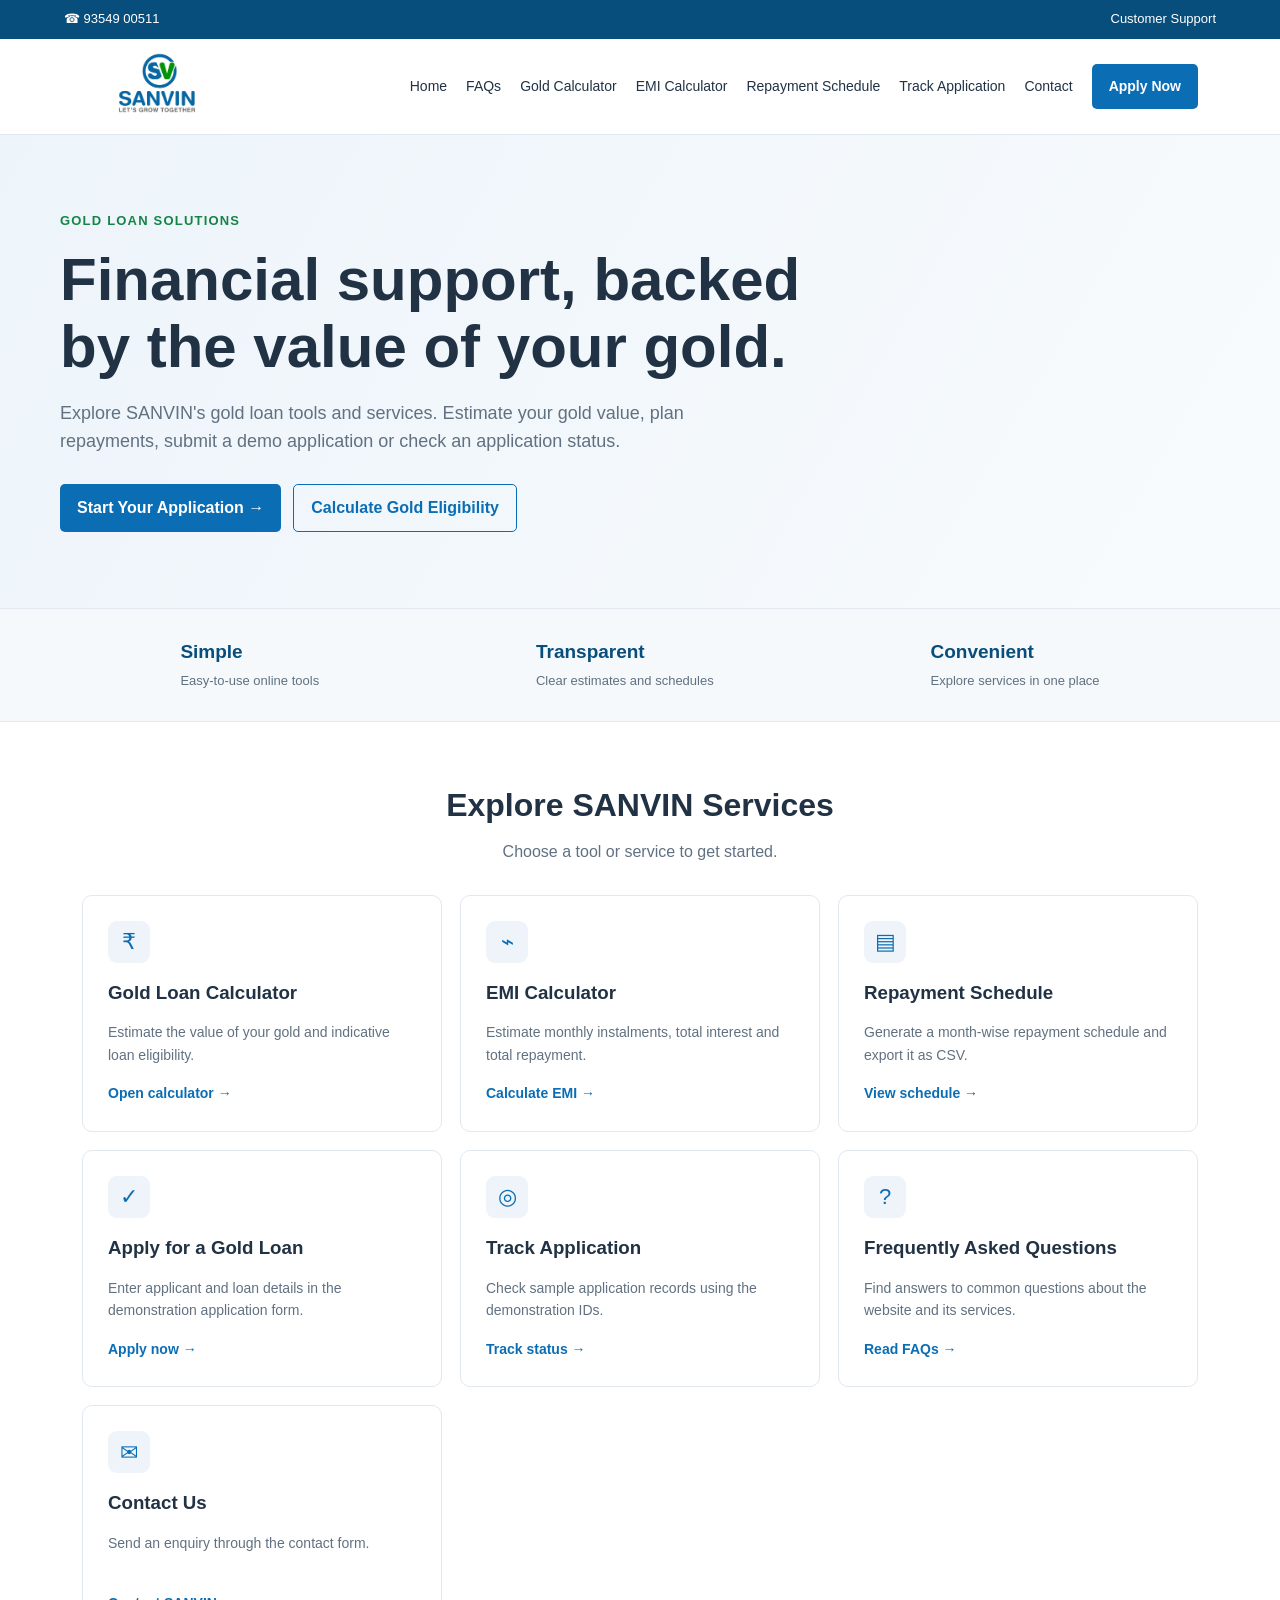
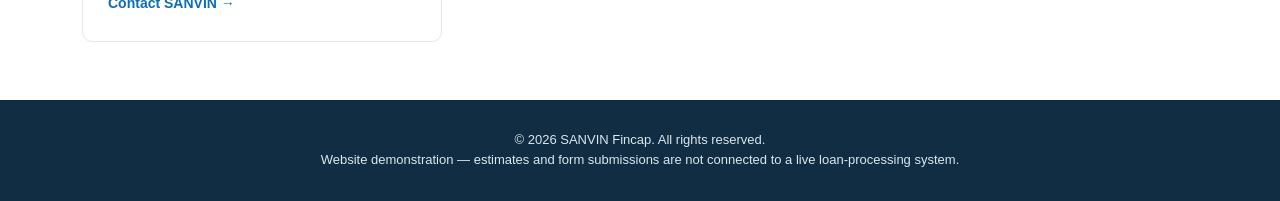
<file: index.html>
<!DOCTYPE html>
<html lang="en"><head><meta charset="UTF-8"><meta name="viewport" content="width=device-width, initial-scale=1">
<title>SANVIN Fincap | Gold Loan Solutions</title>
<style>
:root{--navy:#084e7d;--blue:#0b6eb4;--green:#168447;--ink:#203244;--muted:#617181;--line:#e1e8ef;--pale:#eef4f9}
*{box-sizing:border-box}body{margin:0;font-family:Arial,Helvetica,sans-serif;color:var(--ink);line-height:1.6}a{text-decoration:none;color:inherit}
.top{background:var(--navy);color:white;padding:9px max(5%,calc((100% - 1160px)/2));display:flex;justify-content:space-between;font-size:13px}
header{border-bottom:1px solid var(--line);background:white}.nav{max-width:1160px;margin:auto;padding:12px 22px;display:flex;align-items:center;justify-content:space-between;gap:22px}.brand img{width:150px;height:64px;object-fit:contain}.links{display:flex;align-items:center;gap:19px;flex-wrap:wrap;font-size:14px}.links a:hover{color:var(--blue)}.cta{background:var(--blue);color:white;padding:11px 17px;border-radius:5px;font-weight:bold}
.hero{background:linear-gradient(120deg,#edf4fa,#f8fbfd);padding:76px 22px}.hero-inner{max-width:1160px;margin:auto}.eyebrow{color:var(--green);font-size:13px;font-weight:bold;letter-spacing:1.2px}.hero h1{font-size:clamp(38px,5vw,60px);line-height:1.12;max-width:760px;margin:14px 0}.hero p{color:var(--muted);font-size:18px;max-width:650px}.actions{display:flex;gap:12px;flex-wrap:wrap;margin-top:28px}.secondary{border:1px solid var(--blue);color:var(--blue);padding:10px 17px;border-radius:5px;font-weight:bold}
main{max-width:1160px;margin:auto;padding:58px 22px}.heading{text-align:center;margin-bottom:30px}.heading h2{font-size:32px;margin:0 0 8px}.heading p{color:var(--muted);margin:0}.grid{display:grid;grid-template-columns:repeat(3,1fr);gap:18px}.card{border:1px solid var(--line);border-radius:10px;padding:25px;background:#fff;transition:.2s}.card:hover{transform:translateY(-3px);box-shadow:0 12px 28px #17334b12}.icon{width:42px;height:42px;border-radius:9px;background:var(--pale);display:grid;place-items:center;color:var(--blue);font-size:22px}.card h3{margin:15px 0 7px}.card p{color:var(--muted);font-size:14px;min-height:44px}.card a{color:var(--blue);font-weight:bold;font-size:14px}.trust{background:#f6f9fb;border-top:1px solid var(--line);border-bottom:1px solid var(--line)}.trust-inner{max-width:1160px;margin:auto;padding:28px 22px;display:flex;justify-content:space-around;gap:20px;flex-wrap:wrap}.trust strong{display:block;color:var(--navy);font-size:19px}.trust span{color:var(--muted);font-size:13px}footer{background:#102d43;color:#dce7ef;padding:30px 22px;text-align:center;font-size:13px}
@media(max-width:850px){.nav{flex-direction:column}.links{justify-content:center}.grid{grid-template-columns:repeat(2,1fr)}}
@media(max-width:560px){.top{padding:9px 15px}.grid{grid-template-columns:1fr}.hero{padding:52px 18px}.hero p{font-size:16px}}
</style></head><body>
<div class="top"><span>☎ 93549 00511</span><span>Customer Support</span></div>
<header><div class="nav"><a class="brand" href="index.html"><img src="sanvin-logo.jpeg" alt="SANVIN Fincap"></a>
<nav class="links"><a href="index.html">Home</a><a href="faq.html">FAQs</a><a href="gold-calculator.html">Gold Calculator</a><a href="emi-calculator.html">EMI Calculator</a><a href="repayment-schedule.html">Repayment Schedule</a><a href="application-tracker.html">Track Application</a><a href="contact.html">Contact</a><a class="cta" href="apply-loan.html">Apply Now</a></nav></div></header>
<section class="hero"><div class="hero-inner"><div class="eyebrow">GOLD LOAN SOLUTIONS</div><h1>Financial support, backed by the value of your gold.</h1><p>Explore SANVIN's gold loan tools and services. Estimate your gold value, plan repayments, submit a demo application or check an application status.</p><div class="actions"><a class="cta" href="apply-loan.html">Start Your Application →</a><a class="secondary" href="gold-calculator.html">Calculate Gold Eligibility</a></div></div></section>
<div class="trust"><div class="trust-inner"><div><strong>Simple</strong><span>Easy-to-use online tools</span></div><div><strong>Transparent</strong><span>Clear estimates and schedules</span></div><div><strong>Convenient</strong><span>Explore services in one place</span></div></div></div>
<main><div class="heading"><h2>Explore SANVIN Services</h2><p>Choose a tool or service to get started.</p></div><div class="grid">
<div class="card"><div class="icon">₹</div><h3>Gold Loan Calculator</h3><p>Estimate the value of your gold and indicative loan eligibility.</p><a href="gold-calculator.html">Open calculator →</a></div>
<div class="card"><div class="icon">⌁</div><h3>EMI Calculator</h3><p>Estimate monthly instalments, total interest and total repayment.</p><a href="emi-calculator.html">Calculate EMI →</a></div>
<div class="card"><div class="icon">▤</div><h3>Repayment Schedule</h3><p>Generate a month-wise repayment schedule and export it as CSV.</p><a href="repayment-schedule.html">View schedule →</a></div>
<div class="card"><div class="icon">✓</div><h3>Apply for a Gold Loan</h3><p>Enter applicant and loan details in the demonstration application form.</p><a href="apply-loan.html">Apply now →</a></div>
<div class="card"><div class="icon">◎</div><h3>Track Application</h3><p>Check sample application records using the demonstration IDs.</p><a href="application-tracker.html">Track status →</a></div>
<div class="card"><div class="icon">?</div><h3>Frequently Asked Questions</h3><p>Find answers to common questions about the website and its services.</p><a href="faq.html">Read FAQs →</a></div>
<div class="card"><div class="icon">✉</div><h3>Contact Us</h3><p>Send an enquiry through the contact form.</p><a href="contact.html">Contact SANVIN →</a></div>
</div></main><footer>© 2026 SANVIN Fincap. All rights reserved.<br>Website demonstration — estimates and form submissions are not connected to a live loan-processing system.</footer></body></html>
</file>
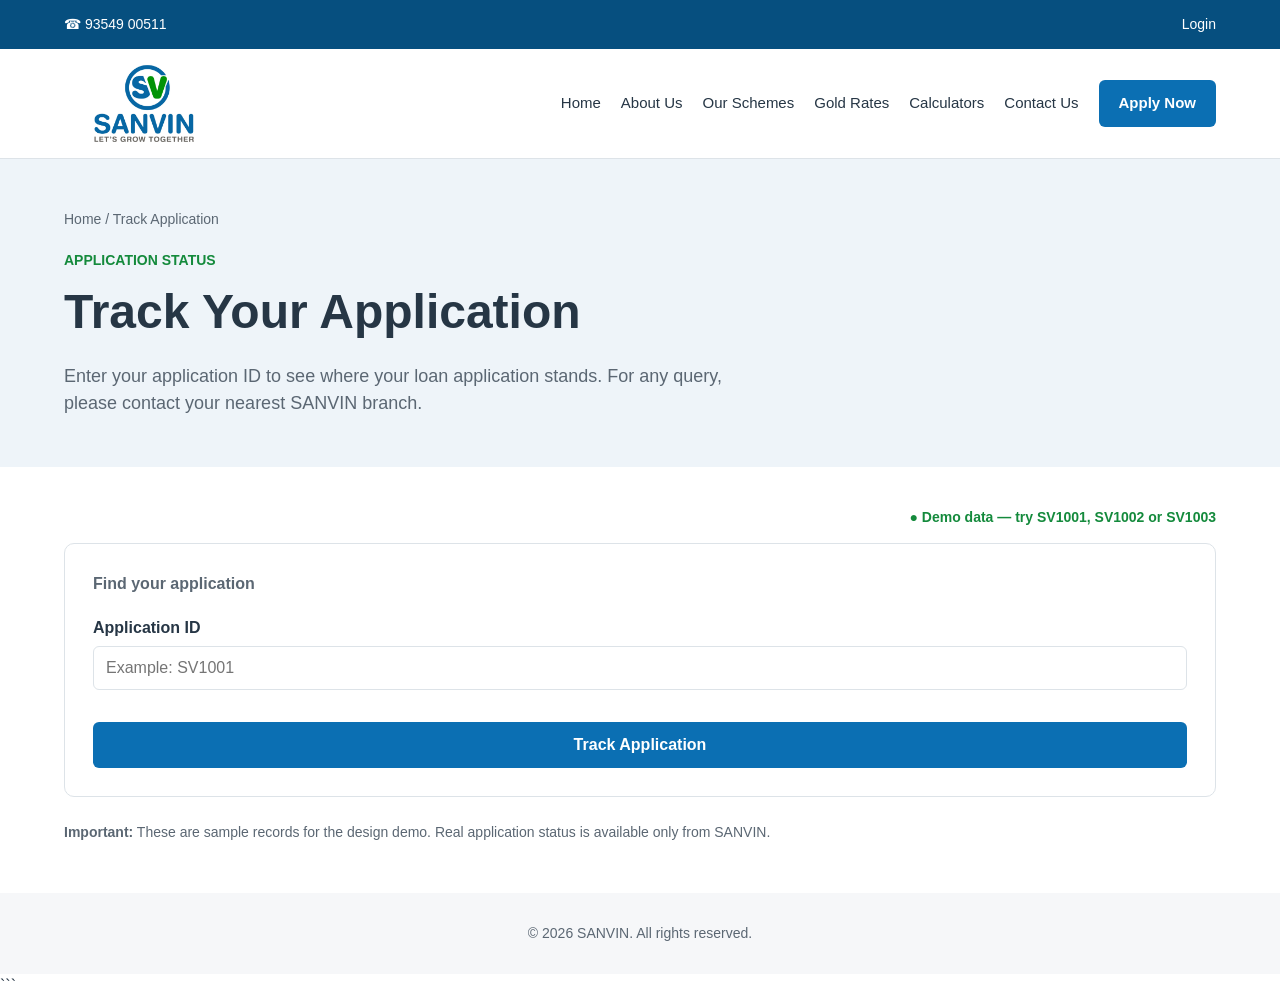
<file: application-tracker.html>
<!DOCTYPE html>
<html lang="en">

<head>
  <meta charset="UTF-8">
  <meta name="viewport" content="width=device-width, initial-scale=1">

  <title>Track Application | SANVIN</title>

 <link rel="stylesheet" href="application-tracker.css">
</head>

<body>

  <!-- 1. Top Blue Bar -->
  <div class="topbar">
    <div class="container">
      <span>&#9742; 93549 00511</span>
      <span>Login</span>
    </div>
  </div>


  <!-- 2. Header with SANVIN Logo and Menu -->
  <header class="header">

    <div class="container">

      <!-- SANVIN Logo -->
      <div class="logo">
       <img src="sanvin-logo.jpeg"
     alt="SANVIN Logo"
     class="logo-img">
      </div>

      <!-- Navigation Menu -->
      <nav>
        <a href="index.html">Home</a>
        <a href="contact.html">About Us</a>
        <a href="faq.html">Our Schemes</a>
        <a href="gold-calculator.html">Gold Rates</a>
        <a href="emi-calculator.html">Calculators</a>
        <a href="contact.html">Contact Us</a>
        <a href="apply-loan.html" class="btn">Apply Now</a>
      </nav>

    </div>

  </header>


  <!-- 3. Hero Section -->
  <section class="hero">

    <div class="container">

      <p class="breadcrumb">
        Home / Track Application
      </p>

      <p class="label">
        APPLICATION STATUS
      </p>

      <h1>Track Your Application</h1>

      <p class="intro">
        Enter your application ID to see where your loan application
        stands. For any query, please contact your nearest SANVIN branch.
      </p>

    </div>

  </section>


  <!-- 4. Application Tracker -->
  <main class="container">

    <!-- Demo Application IDs -->
    <p class="demo-tag">
      &#9679; Demo data &mdash; try SV1001, SV1002 or SV1003
    </p>


    <div class="tracker">


      <!-- Left: Search Form -->
      <div class="box">

        <h2>Find your application</h2>

        <label for="appId">
          Application ID
        </label>

        <input
          type="text"
          id="appId"
          placeholder="Example: SV1001"
        >

        <p id="error"></p>

        <button id="trackBtn">
          Track Application
        </button>

      </div>


      <!-- Right: Application Result -->
      <div class="box" id="resultBox" hidden>

        <h2>Application details</h2>


        <div class="row">
          <span>Application ID</span>
          <strong id="resId"></strong>
        </div>


        <div class="row">
          <span>Applicant name</span>
          <strong id="resName"></strong>
        </div>


        <div class="row">
          <span>Loan type</span>
          <strong id="resType"></strong>
        </div>


        <div class="row">
          <span>Applied on</span>
          <strong id="resDate"></strong>
        </div>


        <!-- Current Application Status -->
        <p class="small">
          Current status
        </p>

        <p class="status" id="resStatus"></p>


        <!-- Application Progress Steps -->
        <ul class="steps" id="steps"></ul>

      </div>

    </div>


    <!-- Important Note -->
    <p class="note">
      <strong>Important:</strong>
      These are sample records for the design demo.
      Real application status is available only from SANVIN.
    </p>

  </main>


  <!-- 5. Footer -->
  <footer>
    &copy; 2026 SANVIN. All rights reserved.
  </footer>


  <!-- JavaScript -->
<script src="application-tracker.js"></script>
</body>

</html>
```
</file>
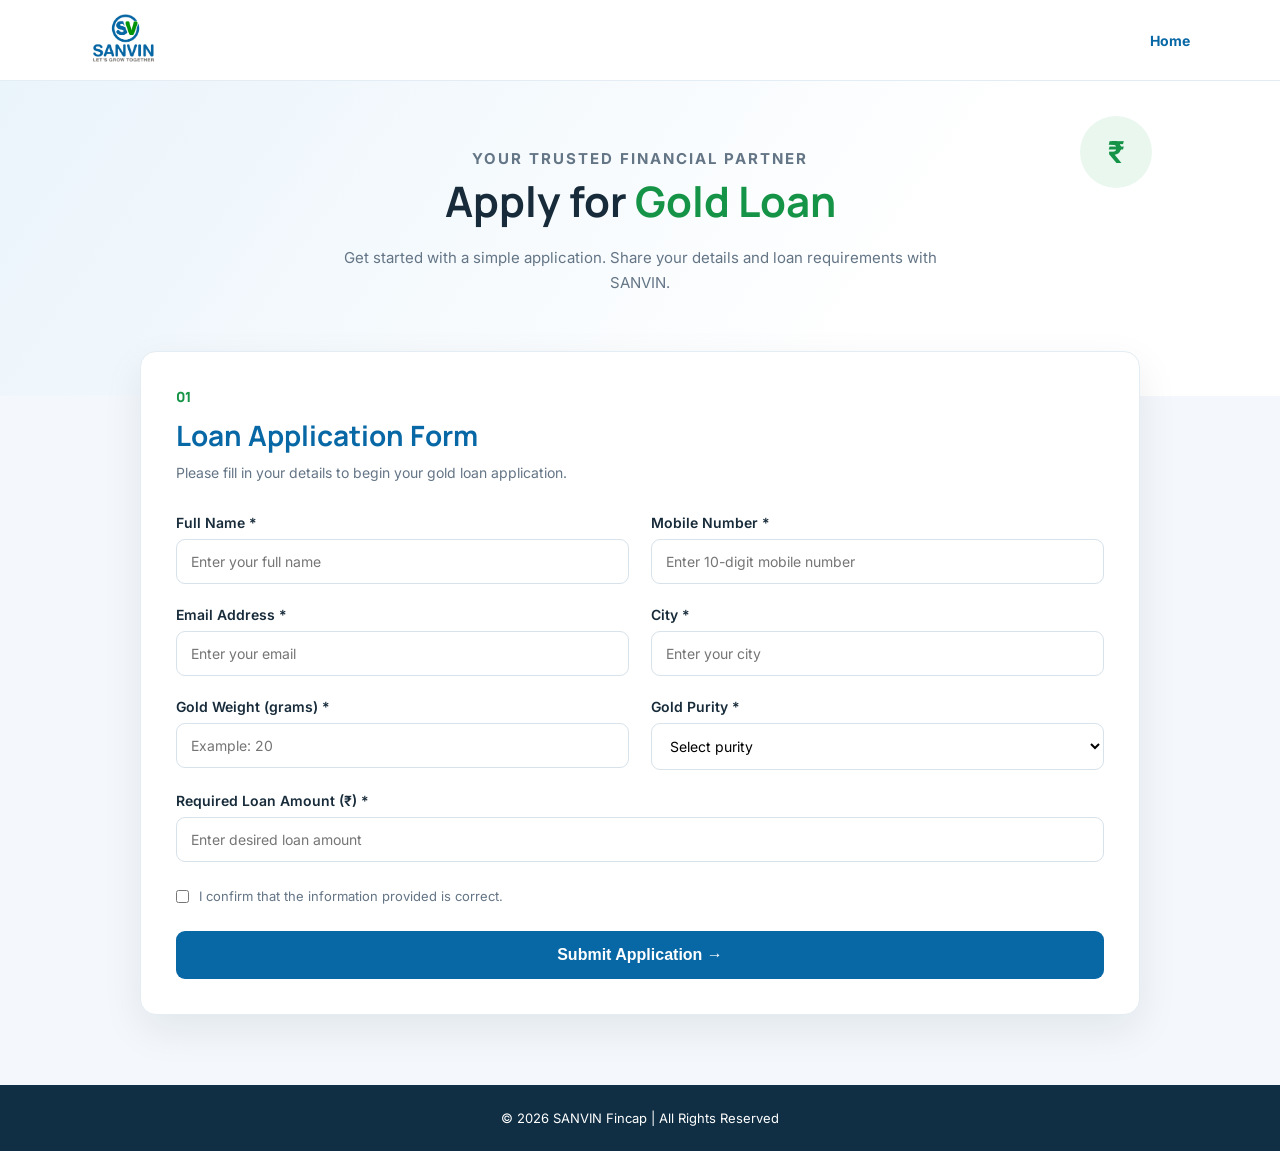
<file: apply-loan.html>
<!DOCTYPE html>
<html lang="en">

<head>
    <meta charset="UTF-8">
    <meta name="viewport" content="width=device-width, initial-scale=1.0">

    <title>Apply for Gold Loan | SANVIN Fincap</title>

    <link rel="stylesheet" href="apply-loan.css">

    <link rel="preconnect" href="https://fonts.googleapis.com">
    <link rel="preconnect" href="https://fonts.gstatic.com" crossorigin>

    <link href="https://fonts.googleapis.com/css2?family=Inter:wght@400;500;600;700&family=Manrope:wght@600;700;800&display=swap" rel="stylesheet">
</head>

<body>

    <nav class="navbar">

        <a href="index.html">
           <img src="sanvin-logo.jpeg" alt="SANVIN Fincap Logo" class="brand-logo">
        </a>

        <a href="index.html" class="nav-link">Home</a>

    </nav>

    <section class="hero">

        <div class="gold-coin">₹</div>

        <p class="hero-tag">YOUR TRUSTED FINANCIAL PARTNER</p>

        <h1>Apply for <span>Gold Loan</span></h1>

        <p>
            Get started with a simple application.
            Share your details and loan requirements with SANVIN.
        </p>

    </section>

    <main class="container">

        <div class="form-card">

            <div class="section-number">01</div>

            <h2 class="form-title">Loan Application Form</h2>

            <p class="form-description">
                Please fill in your details to begin your
                gold loan application.
            </p>

            <form id="loanForm">

                <div class="form-grid">

                    <div class="form-group">

                        <label for="fullName">Full Name *</label>

                        <input
                            type="text"
                            id="fullName"
                            placeholder="Enter your full name"
                            required
                        >

                    </div>

                    <div class="form-group">

                        <label for="mobile">Mobile Number *</label>

                        <input
                            type="tel"
                            id="mobile"
                            placeholder="Enter 10-digit mobile number"
                            maxlength="10"
                            required
                        >

                    </div>

                    <div class="form-group">

                        <label for="email">Email Address *</label>

                        <input
                            type="email"
                            id="email"
                            placeholder="Enter your email"
                            required
                        >

                    </div>

                    <div class="form-group">

                        <label for="city">City *</label>

                        <input
                            type="text"
                            id="city"
                            placeholder="Enter your city"
                            required
                        >

                    </div>

                    <div class="form-group">

                        <label for="goldWeight">Gold Weight (grams) *</label>

                        <input
                            type="number"
                            id="goldWeight"
                            placeholder="Example: 20"
                            min="0.01"
                            step="0.01"
                            required
                        >

                    </div>

                    <div class="form-group">

                        <label for="goldPurity">Gold Purity *</label>

                        <select id="goldPurity" required>

                            <option value="">Select purity</option>
                            <option value="18">18 Karat</option>
                            <option value="20">20 Karat</option>
                            <option value="22">22 Karat</option>
                            <option value="24">24 Karat</option>

                        </select>

                    </div>

                    <div class="form-group full-width">

                        <label for="loanAmount">Required Loan Amount (₹) *</label>

                        <input
                            type="number"
                            id="loanAmount"
                            placeholder="Enter desired loan amount"
                            min="1"
                            required
                        >

                    </div>

                </div>

                <div class="terms">

                    <input type="checkbox" id="terms" required>

                    <label for="terms">
                        I confirm that the information provided is correct.
                    </label>

                </div>

                <button type="submit" class="submit-btn">
                    Submit Application →
                </button>

            </form>

            <div id="successBox" class="success-box">

                <div class="success-icon">✓</div>

                <h3>Application Submitted Successfully!</h3>

                <p>
                    Thank you for choosing SANVIN Fincap.
                    Your demo application has been recorded.
                </p>

                <p class="application-id">
                    Application ID:
                    <span id="applicationId"></span>
                </p>

            </div>

        </div>

    </main>

    <footer>
        © 2026 SANVIN Fincap | All Rights Reserved
    </footer>

    <script src="apply-loan.js"></script>

</body>

</html>
</file>
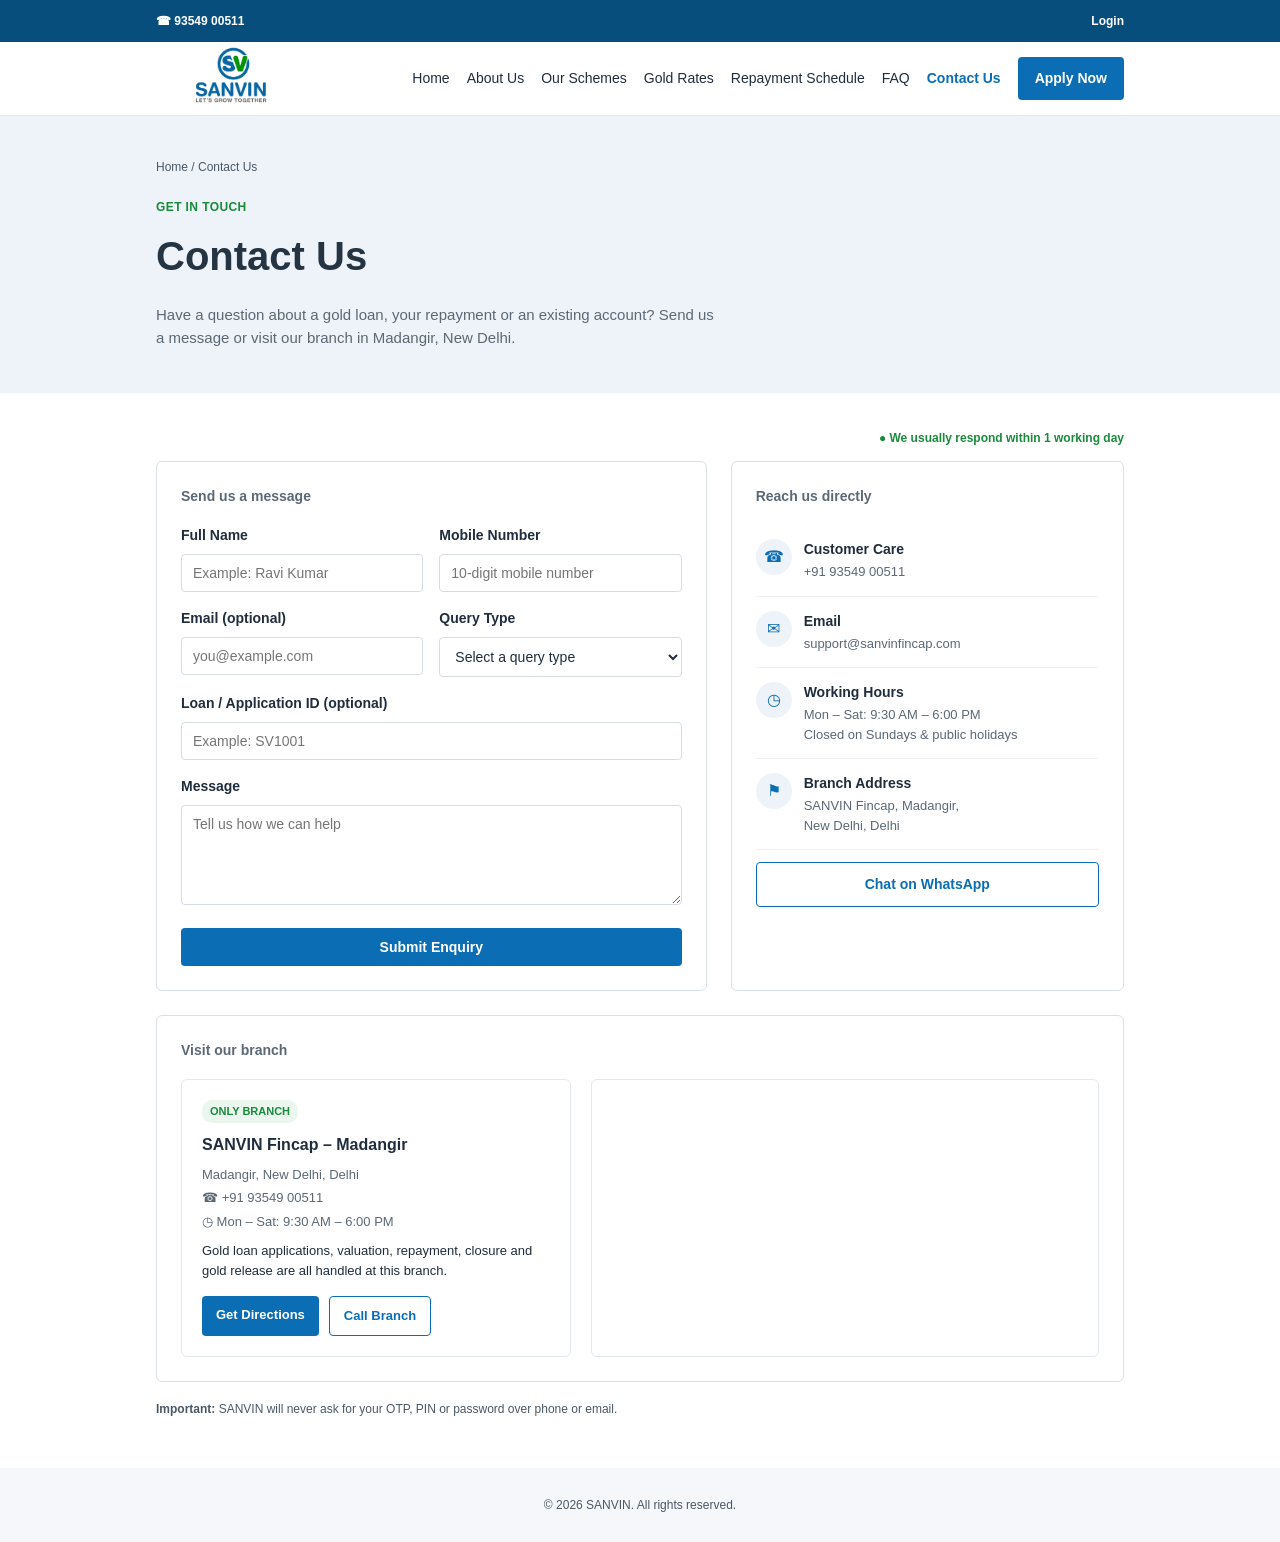
<file: contact.html>
<!DOCTYPE html>
<html lang="en">
<head>
<meta charset="UTF-8">
<meta name="viewport" content="width=device-width, initial-scale=1.0">
<title>Contact Us | SANVIN Fincap Gold Loan</title>
<style>
  *{box-sizing:border-box;margin:0;padding:0}
  body{font-family:Arial,Helvetica,sans-serif;color:#1f2d3d;background:#fff;line-height:1.5}
  a{color:inherit;text-decoration:none}
  .container{max-width:1000px;margin:0 auto;padding:0 16px}
  /* Top bar */
  .topbar{background:#084e7d;color:#fff;font-size:12px;font-weight:bold}
  .topbar .container{display:flex;justify-content:space-between;align-items:center;height:42px}
  /* Header */
  header{border-bottom:1px solid #e3e8ee;background:#fff}
  header .container{display:flex;justify-content:space-between;align-items:center;height:73px}
  .logo{color:#0b6eb4;font-size:20px;font-weight:bold;letter-spacing:.5px}
  nav{display:flex;align-items:center;gap:17px;font-size:14px}
  nav a:hover,nav a.active{color:#0b6eb4}
  nav a.active{font-weight:bold}
  .btn{display:inline-block;background:#0b6eb4;color:#fff;border:none;border-radius:4px;font-weight:bold;font-size:14px;padding:11px 17px;cursor:pointer;font-family:inherit}
  .btn:hover{background:#095a94}
  .btn-outline{background:#fff;color:#0b6eb4;border:1px solid #0b6eb4}
  .btn-outline:hover{background:#eef3f9}
  .menu-toggle{display:none;background:none;border:1px solid #d5dce4;border-radius:4px;padding:6px 10px;font-size:18px;cursor:pointer}
  /* Hero */
  .hero{background:#eef3f9;padding:42px 0 44px}
  .crumb{font-size:12px;color:#4a5866;margin-bottom:22px}
  .crumb a:hover{color:#0b6eb4}
  .eyebrow{color:#1a8a3c;font-size:12px;font-weight:bold;letter-spacing:.4px;text-transform:uppercase}
  .hero h1{font-size:40px;margin:10px 0 18px;color:#243443}
  .hero p{color:#5b6875;font-size:15px;max-width:560px}
  /* Content */
  main{padding:36px 0 40px}
  .note-top{text-align:right;color:#1a8a3c;font-size:12px;font-weight:bold;margin-bottom:14px}
  .card{border:1px solid #d9e0e7;border-radius:6px;padding:24px;background:#fff}
  .card-title{color:#5b6875;font-size:14px;font-weight:bold;margin-bottom:18px}
  .grid{display:grid;grid-template-columns:1.4fr 1fr;gap:24px}
  .row{display:grid;grid-template-columns:1fr 1fr;gap:16px}
  label{display:block;font-size:14px;font-weight:bold;margin-bottom:8px}
  .field{margin-bottom:16px}
  input,select,textarea{width:100%;border:1px solid #d5dce4;border-radius:4px;padding:10px 11px;font-size:14px;font-family:inherit;color:#1f2d3d;background:#fff}
  input:focus,select:focus,textarea:focus{outline:none;border-color:#0b6eb4;box-shadow:0 0 0 3px rgba(11,110,180,.12)}
  textarea{resize:vertical;min-height:100px}
  .err{color:#b3261e;font-size:12px;margin-top:6px;display:none}
  .field.invalid input,.field.invalid select,.field.invalid textarea{border-color:#b3261e}
  .field.invalid .err{display:block}
  .full{width:100%}
  .success{display:none;background:#eaf6ee;border:1px solid #b9e0c5;color:#1a6b33;border-radius:4px;padding:12px 14px;font-size:13px;margin-bottom:16px}
  .info-item{display:flex;gap:12px;padding:14px 0;border-bottom:1px solid #eef1f4}
  .info-item:last-child{border-bottom:none}
  .icon{width:36px;height:36px;flex-shrink:0;border-radius:50%;background:#eef3f9;color:#0b6eb4;display:flex;align-items:center;justify-content:center;font-size:16px}
  .info-item h4{font-size:14px;margin-bottom:2px}
  .info-item p{font-size:13px;color:#5b6875}
  .branches{margin-top:24px}
  .branch-wrap{display:grid;grid-template-columns:1fr 1.3fr;gap:20px}
  .branch{border:1px solid #e3e8ee;border-radius:6px;padding:20px;font-size:13px;color:#5b6875}
  .branch h4{color:#1f2d3d;font-size:16px;margin-bottom:8px}
  .branch p{margin-bottom:4px}
  .branch .tag{display:inline-block;font-size:11px;font-weight:bold;color:#1a8a3c;background:#eaf6ee;padding:3px 8px;border-radius:10px;text-transform:uppercase}
  .branch-actions{display:flex;gap:10px;margin-top:16px;flex-wrap:wrap}
  .branch-actions .btn{padding:9px 14px;font-size:13px}
  .map{width:100%;height:100%;min-height:260px;border:1px solid #e3e8ee;border-radius:6px}
  .important{font-size:12px;color:#4a5866;margin-top:18px}
  footer{background:#f5f7fa;text-align:center;font-size:12px;color:#4a5866;padding:28px 0;margin-top:10px}
  @media(max-width:860px){
    .grid,.row{grid-template-columns:1fr}
    .branch-wrap{grid-template-columns:1fr}
    .menu-toggle{display:block}
    nav{display:none;position:absolute;top:115px;left:0;right:0;background:#fff;flex-direction:column;align-items:flex-start;padding:16px;border-bottom:1px solid #e3e8ee;z-index:10}
    nav.open{display:flex}
    .hero h1{font-size:30px}
  }
</style>
</head>
<body>

<div class="topbar"><div class="container"><span>&#9742; 93549 00511</span><a href="index.html">Login</a></div></div>

<header>
  <div class="container">
   <a href="index.html" class="logo">
    <img src="sanvin-logo.jpeg" alt="SANVIN Logo" style="width:150px;height:60px;object-fit:contain;">
</a>
    <button class="menu-toggle" onclick="document.getElementById('nav').classList.toggle('open')">&#9776;</button>
    <nav id="nav">
      <a href="index.html">Home</a>
      <a href="contact.html">About Us</a>
      <a href="faq.html">Our Schemes</a>
      <a href="gold-calculator.html">Gold Rates</a>
      <a href="repayment-schedule.html">Repayment Schedule</a>
      <a href="faq.html">FAQ</a>
      <a href="contact.html" class="active">Contact Us</a>
      <a href="apply-loan.html" class="btn">Apply Now</a>
    </nav>
  </div>
</header>

<section class="hero">
  <div class="container">
    <div class="crumb"><a href="index.html">Home</a> / Contact Us</div>
    <div class="eyebrow">Get in touch</div>
    <h1>Contact Us</h1>
    <p>Have a question about a gold loan, your repayment or an existing account? Send us a message or visit our branch in Madangir, New Delhi.</p>
  </div>
</section>

<main>
  <div class="container">
    <div class="note-top">&#9679; We usually respond within 1 working day</div>

    <div class="grid">
      <!-- Enquiry form -->
      <div class="card">
        <div class="card-title">Send us a message</div>
        <div class="success" id="success"></div>
        <form id="contactForm" novalidate>
          <div class="row">
            <div class="field">
              <label for="name">Full Name</label>
              <input id="name" placeholder="Example: Ravi Kumar">
              <div class="err">Please enter your name.</div>
            </div>
            <div class="field">
              <label for="mobile">Mobile Number</label>
              <input id="mobile" maxlength="10" inputmode="numeric" placeholder="10-digit mobile number">
              <div class="err">Please enter a valid 10-digit mobile number.</div>
            </div>
          </div>
          <div class="row">
            <div class="field">
              <label for="email">Email (optional)</label>
              <input id="email" type="email" placeholder="you@example.com">
              <div class="err">Please enter a valid email address.</div>
            </div>
            <div class="field">
              <label for="topic">Query Type</label>
              <select id="topic">
                <option value="">Select a query type</option>
                <option>New gold loan</option>
                <option>Repayment / part payment</option>
                <option>Loan closure &amp; gold release</option>
                <option>Interest rate / scheme</option>
                <option>Complaint</option>
                <option>Other</option>
              </select>
              <div class="err">Please choose a query type.</div>
            </div>
          </div>
          <div class="field">
            <label for="loanId">Loan / Application ID (optional)</label>
            <input id="loanId" placeholder="Example: SV1001">
          </div>
          <div class="field">
            <label for="message">Message</label>
            <textarea id="message" maxlength="500" placeholder="Tell us how we can help"></textarea>
            <div class="err">Please enter a message (at least 10 characters).</div>
          </div>
          <button type="submit" class="btn full">Submit Enquiry</button>
        </form>
      </div>

      <!-- Contact details -->
      <div class="card">
        <div class="card-title">Reach us directly</div>
        <div class="info-item">
          <div class="icon">&#9742;</div>
          <div><h4>Customer Care</h4><p><a href="tel:+919354900511">+91 93549 00511</a></p></div>
        </div>
        <div class="info-item">
          <div class="icon">&#9993;</div>
          <div><h4>Email</h4><p><a href="mailto:support@sanvinfincap.com">support@sanvinfincap.com</a></p></div>
        </div>
        <div class="info-item">
          <div class="icon">&#9719;</div>
          <div><h4>Working Hours</h4><p>Mon – Sat: 9:30 AM – 6:00 PM<br>Closed on Sundays &amp; public holidays</p></div>
        </div>
        <div class="info-item">
          <div class="icon">&#9873;</div>
          <div><h4>Branch Address</h4><p>SANVIN Fincap, Madangir,<br>New Delhi, Delhi</p></div>
        </div>
        <a href="https://wa.me/919354900511" target="_blank" class="btn btn-outline full" style="text-align:center;margin-top:12px">Chat on WhatsApp</a>
      </div>
    </div>

    <!-- Branch -->
    <div class="card branches">
      <div class="card-title">Visit our branch</div>
      <div class="branch-wrap">
        <div class="branch">
          <span class="tag" style="margin:0 0 10px">Only branch</span>
          <h4>SANVIN Fincap – Madangir</h4>
          <p>Madangir, New Delhi, Delhi</p>
          <p>&#9742; <a href="tel:+919354900511">+91 93549 00511</a></p>
          <p>&#9719; Mon – Sat: 9:30 AM – 6:00 PM</p>
          <p style="margin-top:10px;color:#1f2d3d">Gold loan applications, valuation, repayment, closure and gold release are all handled at this branch.</p>
          <div class="branch-actions">
            <a class="btn" target="_blank" href="https://www.google.com/maps/search/?api=1&query=Madangir%2C%20New%20Delhi">Get Directions</a>
            <a class="btn btn-outline" href="tel:+919354900511">Call Branch</a>
          </div>
        </div>
        <iframe class="map" title="SANVIN Madangir branch map" loading="lazy" referrerpolicy="no-referrer-when-downgrade"
          src="https://maps.google.com/maps?q=Madangir%2C%20New%20Delhi&z=15&output=embed"></iframe>
      </div>
    </div>

    <p class="important"><strong>Important:</strong> SANVIN will never ask for your OTP, PIN or password over phone or email.</p>
  </div>
</main>

<footer>&copy; <span id="yr"></span> SANVIN. All rights reserved.</footer>

<script>
  document.getElementById('yr').textContent = new Date().getFullYear();

  // ----- Form validation -----
  var mobile = document.getElementById('mobile');
  mobile.addEventListener('input', function(){ mobile.value = mobile.value.replace(/\D/g,''); });

  function check(id, ok){
    var f = document.getElementById(id).parentElement;
    f.classList.toggle('invalid', !ok);
    return ok;
  }

  document.getElementById('contactForm').addEventListener('submit', function(e){
    e.preventDefault();
    var name = document.getElementById('name').value.trim();
    var email = document.getElementById('email').value.trim();
    var msg = document.getElementById('message').value.trim();
    var valid = [
      check('name', name.length >= 2),
      check('mobile', /^[6-9]\d{9}$/.test(mobile.value)),
      check('email', email === '' || /^[^\s@]+@[^\s@]+\.[^\s@]+$/.test(email)),
      check('topic', document.getElementById('topic').value !== ''),
      check('message', msg.length >= 10)
    ].every(Boolean);
    if(!valid) return;

    // TODO: send data to your backend / email service here
    var ref = 'SVQ' + Math.floor(100000 + Math.random()*900000);
    var s = document.getElementById('success');
    s.innerHTML = '&#10003; Thank you, ' + name.split(' ')[0] + '! Your enquiry has been received. Reference number: <strong>' + ref + '</strong>';
    s.style.display = 'block';
    this.reset();
    s.scrollIntoView({behavior:'smooth', block:'center'});
  });
</script>
</body>
</html>
</file>
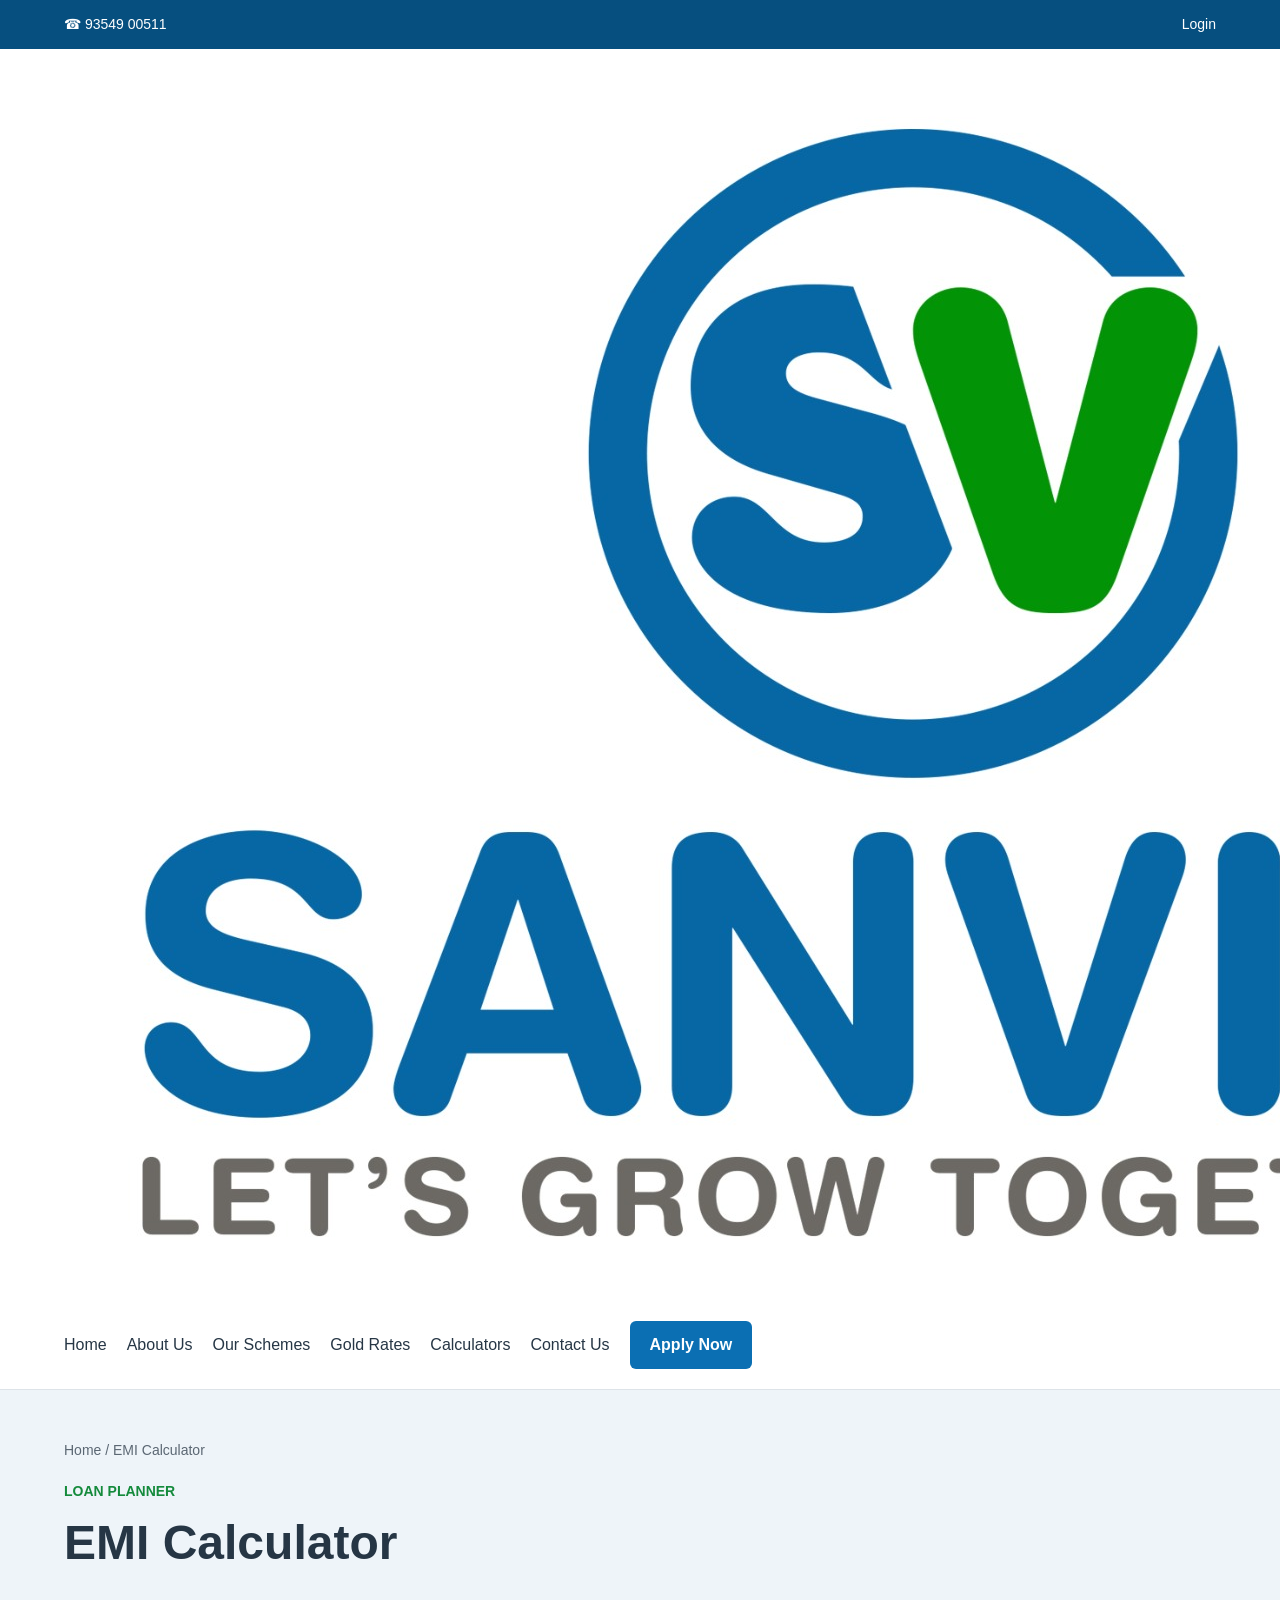
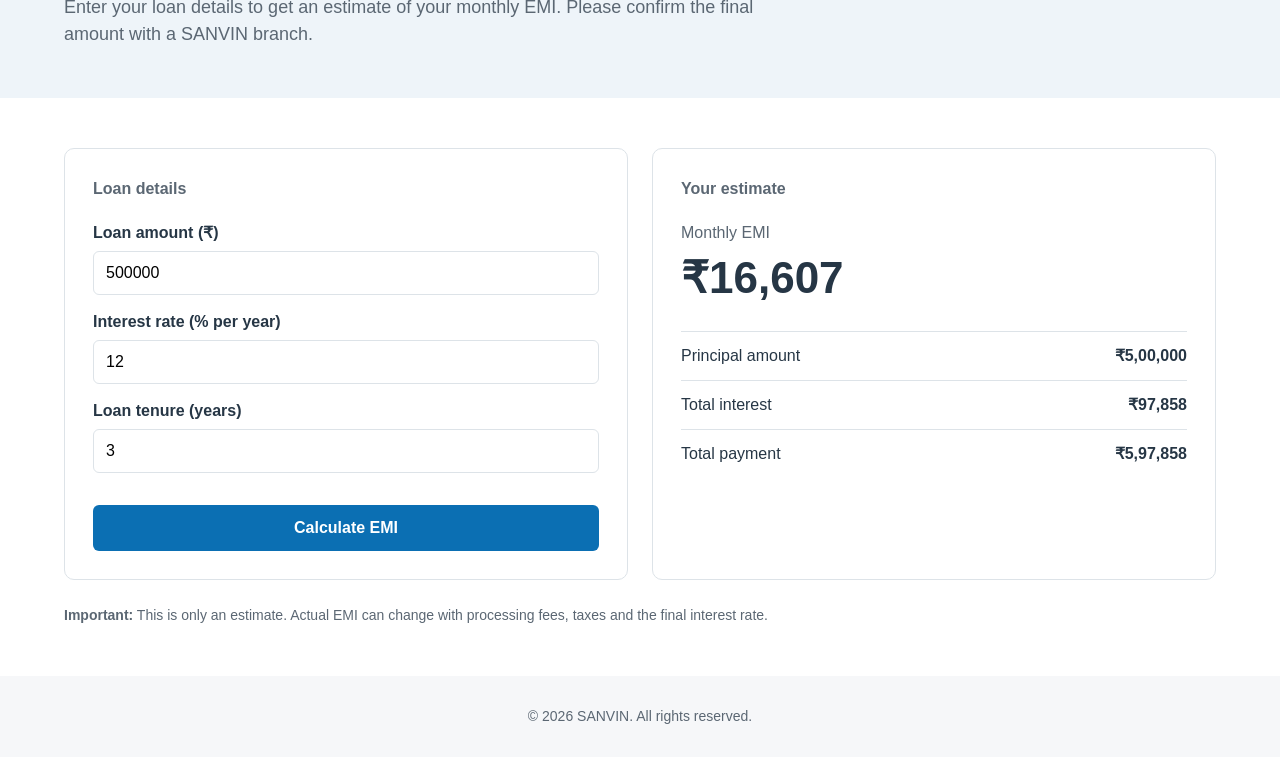
<file: emi-calculator.html>
<!DOCTYPE html>
<html lang="en">
<head>
  <meta charset="UTF-8">
  <meta name="viewport" content="width=device-width, initial-scale=1">
  <title>EMI Calculator | SANVIN</title>
 <link rel="stylesheet" href="emi-calculator.css">
  
</head>
<body>

  <!-- 1. Top blue bar -->
  <div class="topbar">
    <div class="container">
      <span>&#9742; 93549 00511</span>
      <span>Login</span>
    </div>
  </div>

  <!-- 2. Header with menu -->
  <header class="header">
    <div class="container">
    <div class="logo">
    <a href="index.html">
        <img src="sanvin-logo.jpeg" alt="SANVIN Logo">
    </a>
</div>
      <nav>
        <a href="index.html">Home</a>
        <a href="contact.html">About Us</a>
        <a href="faq.html">Our Schemes</a>
        <a href="gold-calculator.html">Gold Rates</a>
        <a href="emi-calculator.html">Calculators</a>
        <a href="contact.html">Contact Us</a>
        <a href="apply-loan.html" class="btn">Apply Now</a>
      </nav>
    </div>
  </header>

  <!-- 3. Hero section -->
  <section class="hero">
    <div class="container">
      <p class="breadcrumb">Home / EMI Calculator</p>
      <p class="label">LOAN PLANNER</p>
      <h1>EMI Calculator</h1>
      <p class="intro">
        Enter your loan details to get an estimate of your monthly EMI.
        Please confirm the final amount with a SANVIN branch.
      </p>
    </div>
  </section>

  <!-- 4. Calculator -->
  <main class="container">
    <div class="calculator">

      <!-- Left: form -->
      <div class="box">
        <h2>Loan details</h2>

        <label for="amount">Loan amount (&#8377;)</label>
        <input type="number" id="amount" value="500000">

        <label for="rate">Interest rate (% per year)</label>
        <input type="number" id="rate" value="12" step="0.1">

        <label for="years">Loan tenure (years)</label>
        <input type="number" id="years" value="3">

        <p id="error"></p>

        <button id="calcBtn">Calculate EMI</button>
      </div>

      <!-- Right: result -->
      <div class="box">
        <h2>Your estimate</h2>

        <p class="small">Monthly EMI</p>
        <p class="big" id="emi">&#8377;0</p>

        <div class="row">
          <span>Principal amount</span>
          <strong id="principal">&#8377;0</strong>
        </div>
        <div class="row">
          <span>Total interest</span>
          <strong id="interest">&#8377;0</strong>
        </div>
        <div class="row">
          <span>Total payment</span>
          <strong id="total">&#8377;0</strong>
        </div>
      </div>

    </div>

    <p class="note">
      <strong>Important:</strong> This is only an estimate. Actual EMI can change
      with processing fees, taxes and the final interest rate.
    </p>
  </main>

  <footer>&copy; 2026 SANVIN. All rights reserved.</footer>

<script src="emi-calculator.js"></script>
</body>
</html>
</file>
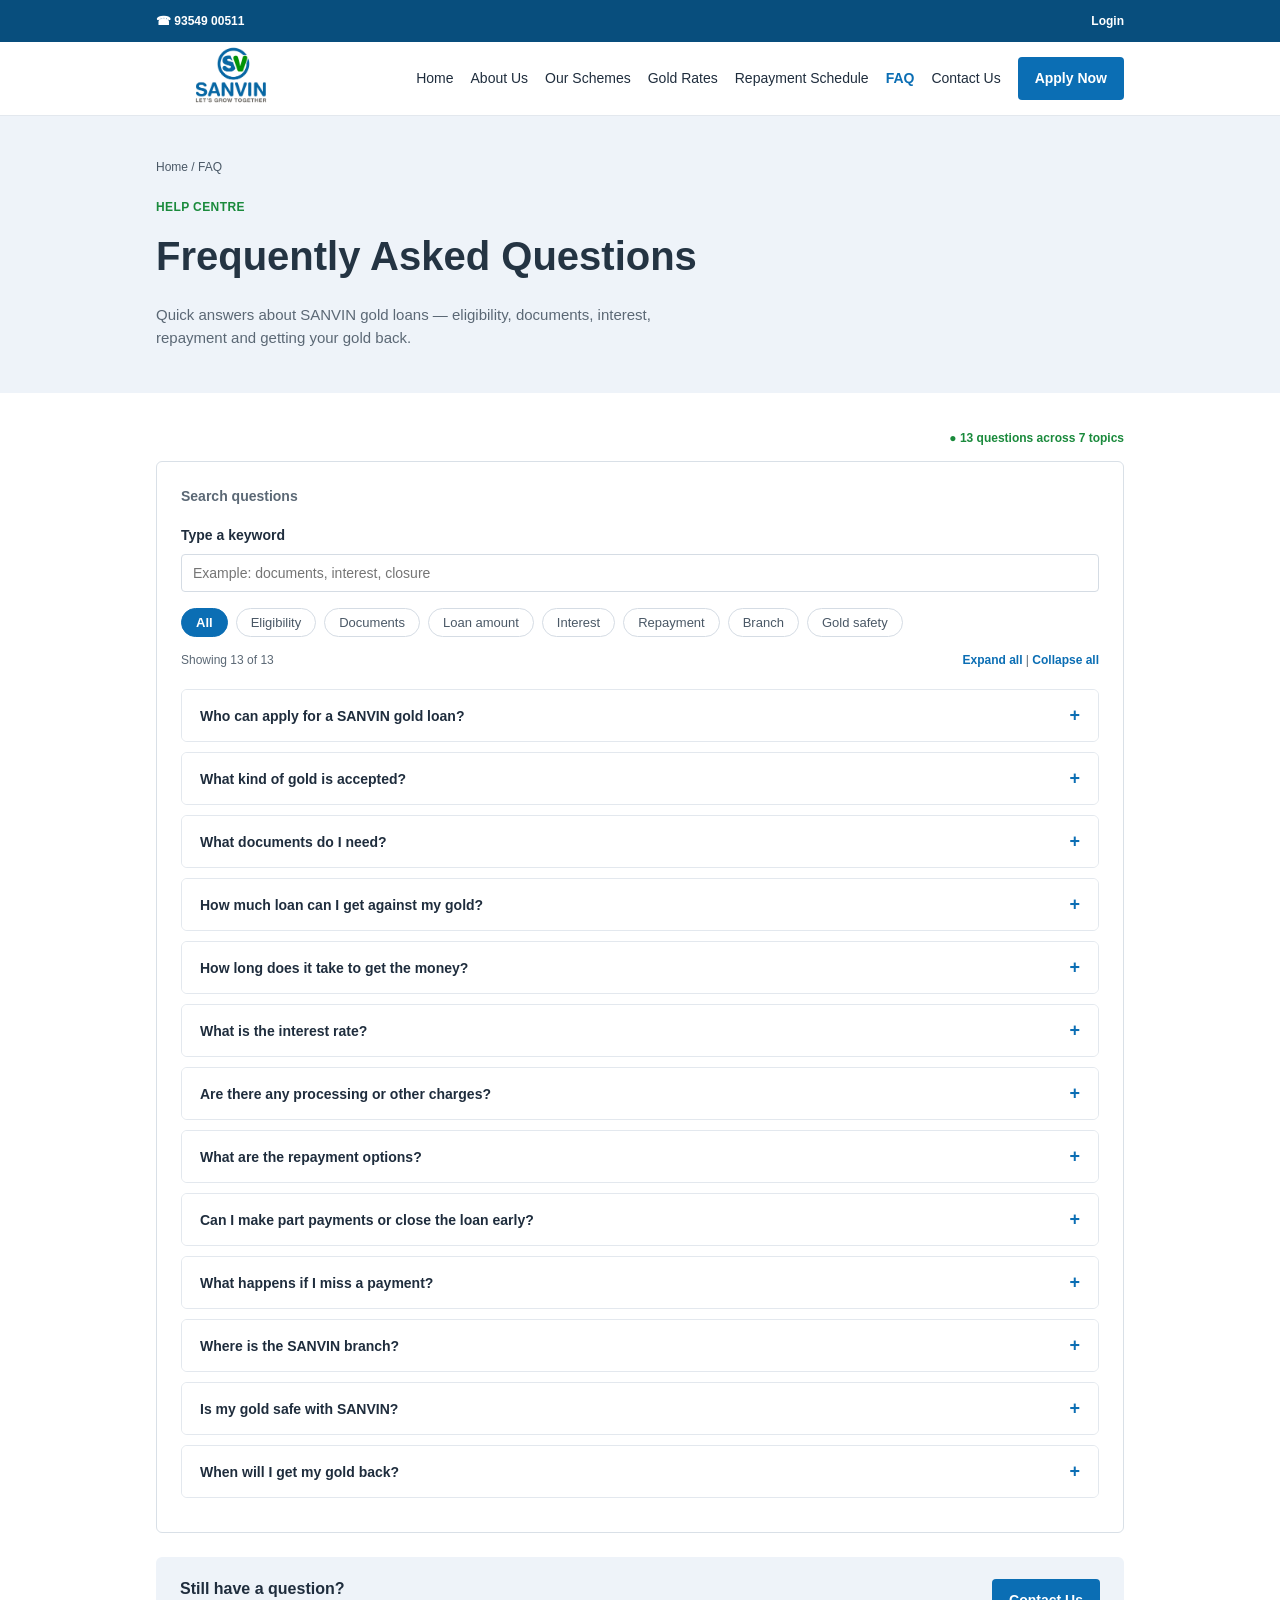
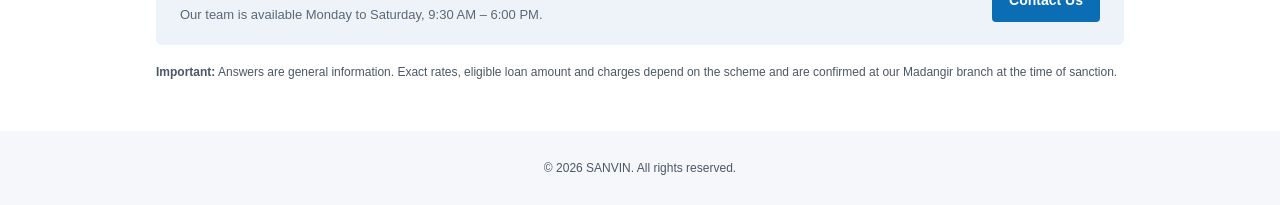
<file: faq.html>
<!DOCTYPE html>
<html lang="en">
<head>
<meta charset="UTF-8">
<meta name="viewport" content="width=device-width, initial-scale=1.0">
<title>FAQ | SANVIN Fincap Gold Loan</title>
<style>
  *{box-sizing:border-box;margin:0;padding:0}
  body{font-family:Arial,Helvetica,sans-serif;color:#1f2d3d;background:#fff;line-height:1.5}
  a{color:inherit;text-decoration:none}
  .container{max-width:1000px;margin:0 auto;padding:0 16px}
  .topbar{background:#084e7d;color:#fff;font-size:12px;font-weight:bold}
  .topbar .container{display:flex;justify-content:space-between;align-items:center;height:42px}
  header{border-bottom:1px solid #e3e8ee;background:#fff}
  header .container{display:flex;justify-content:space-between;align-items:center;height:73px}
  .logo{color:#0b6eb4;font-size:20px;font-weight:bold;letter-spacing:.5px}
  nav{display:flex;align-items:center;gap:17px;font-size:14px}
  nav a:hover,nav a.active{color:#0b6eb4}
  nav a.active{font-weight:bold}
  .btn{display:inline-block;background:#0b6eb4;color:#fff;border:none;border-radius:4px;font-weight:bold;font-size:14px;padding:11px 17px;cursor:pointer;font-family:inherit}
  .btn:hover{background:#095a94}
  .menu-toggle{display:none;background:none;border:1px solid #d5dce4;border-radius:4px;padding:6px 10px;font-size:18px;cursor:pointer}
  .hero{background:#eef3f9;padding:42px 0 44px}
  .crumb{font-size:12px;color:#4a5866;margin-bottom:22px}
  .crumb a:hover{color:#0b6eb4}
  .eyebrow{color:#1a8a3c;font-size:12px;font-weight:bold;letter-spacing:.4px;text-transform:uppercase}
  .hero h1{font-size:40px;margin:10px 0 18px;color:#243443}
  .hero p{color:#5b6875;font-size:15px;max-width:560px}
  main{padding:36px 0 40px}
  .note-top{text-align:right;color:#1a8a3c;font-size:12px;font-weight:bold;margin-bottom:14px}
  .card{border:1px solid #d9e0e7;border-radius:6px;padding:24px;background:#fff}
  .card-title{color:#5b6875;font-size:14px;font-weight:bold;margin-bottom:18px}
  label{display:block;font-size:14px;font-weight:bold;margin-bottom:8px}
  input{width:100%;border:1px solid #d5dce4;border-radius:4px;padding:10px 11px;font-size:14px;font-family:inherit}
  input:focus{outline:none;border-color:#0b6eb4;box-shadow:0 0 0 3px rgba(11,110,180,.12)}
  .chips{display:flex;flex-wrap:wrap;gap:8px;margin:16px 0 4px}
  .chip{border:1px solid #d5dce4;background:#fff;color:#4a5866;border-radius:16px;padding:6px 14px;font-size:13px;cursor:pointer;font-family:inherit}
  .chip:hover{border-color:#0b6eb4;color:#0b6eb4}
  .chip.active{background:#0b6eb4;border-color:#0b6eb4;color:#fff;font-weight:bold}
  .faq-list{margin-top:20px}
  .faq{border:1px solid #e3e8ee;border-radius:6px;margin-bottom:10px;overflow:hidden}
  .faq.open{border-color:#b8cfe3}
  .q{width:100%;text-align:left;background:#fff;border:none;padding:15px 18px;font-size:14px;font-weight:bold;color:#1f2d3d;cursor:pointer;display:flex;justify-content:space-between;align-items:center;gap:12px;font-family:inherit}
  .q:hover{background:#f7f9fc}
  .faq.open .q{background:#eef3f9;color:#0b6eb4}
  .q .sign{font-size:18px;color:#0b6eb4;transition:transform .2s}
  .faq.open .q .sign{transform:rotate(45deg)}
  .a{max-height:0;overflow:hidden;transition:max-height .25s ease}
  .a-inner{padding:4px 18px 16px;font-size:14px;color:#5b6875}
  .a-inner ul{margin:6px 0 0 18px}
  .cat{display:inline-block;font-size:11px;color:#1a8a3c;font-weight:bold;text-transform:uppercase;margin-bottom:6px}
  mark{background:#fff3b0;padding:0 1px}
  .empty{display:none;font-size:12px;color:#b3261e;margin-top:10px}
  .toolbar{display:flex;justify-content:space-between;align-items:center;font-size:12px;color:#5b6875;margin-top:14px}
  .link-btn{background:none;border:none;color:#0b6eb4;font-weight:bold;font-size:12px;cursor:pointer;font-family:inherit}
  .cta{margin-top:24px;display:flex;justify-content:space-between;align-items:center;gap:16px;background:#eef3f9;border-radius:6px;padding:20px 24px}
  .cta h3{font-size:16px;margin-bottom:4px}
  .cta p{font-size:13px;color:#5b6875}
  .important{font-size:12px;color:#4a5866;margin-top:18px}
  footer{background:#f5f7fa;text-align:center;font-size:12px;color:#4a5866;padding:28px 0;margin-top:10px}
  @media(max-width:860px){
    .menu-toggle{display:block}
    nav{display:none;position:absolute;top:115px;left:0;right:0;background:#fff;flex-direction:column;align-items:flex-start;padding:16px;border-bottom:1px solid #e3e8ee;z-index:10}
    nav.open{display:flex}
    .hero h1{font-size:30px}
    .cta{flex-direction:column;align-items:flex-start}
  }
</style>
</head>
<body>

<div class="topbar"><div class="container"><span>&#9742; 93549 00511</span><a href="index.html">Login</a></div></div>

<header>
  <div class="container">
   <a href="index.html" class="logo">
    <img src="sanvin-logo.jpeg"
         alt="SANVIN Logo"
         style="width:150px;height:60px;object-fit:contain;">
</a>
    <button class="menu-toggle" onclick="document.getElementById('nav').classList.toggle('open')">&#9776;</button>
    <nav id="nav">
      <a href="index.html">Home</a>
      <a href="contact.html">About Us</a>
      <a href="faq.html">Our Schemes</a>
      <a href="gold-calculator.html">Gold Rates</a>
      <a href="repayment-schedule.html">Repayment Schedule</a>
      <a href="faq.html" class="active">FAQ</a>
      <a href="contact.html">Contact Us</a>
      <a href="apply-loan.html" class="btn">Apply Now</a>
    </nav>
  </div>
</header>

<section class="hero">
  <div class="container">
    <div class="crumb"><a href="index.html">Home</a> / FAQ</div>
    <div class="eyebrow">Help centre</div>
    <h1>Frequently Asked Questions</h1>
    <p>Quick answers about SANVIN gold loans — eligibility, documents, interest, repayment and getting your gold back.</p>
  </div>
</section>

<main>
  <div class="container">
    <div class="note-top" id="countNote"></div>

    <div class="card">
      <div class="card-title">Search questions</div>
      <label for="search">Type a keyword</label>
      <input id="search" placeholder="Example: documents, interest, closure">
      <div class="chips" id="chips"></div>
      <div class="toolbar">
        <span id="resultInfo"></span>
        <span><button class="link-btn" id="expandAll">Expand all</button> | <button class="link-btn" id="collapseAll">Collapse all</button></span>
      </div>
      <div class="faq-list" id="faqList"></div>
      <p class="empty" id="empty">No matching question found. Please try another keyword or contact us.</p>
    </div>

    <div class="cta">
      <div>
        <h3>Still have a question?</h3>
        <p>Our team is available Monday to Saturday, 9:30 AM – 6:00 PM.</p>
      </div>
      <a href="contact.html" class="btn">Contact Us</a>
    </div>

    <p class="important"><strong>Important:</strong> Answers are general information. Exact rates, eligible loan amount and charges depend on the scheme and are confirmed at our Madangir branch at the time of sanction.</p>
  </div>
</main>

<footer>&copy; <span id="yr"></span> SANVIN. All rights reserved.</footer>

<script>
  document.getElementById('yr').textContent = new Date().getFullYear();

  // ----- FAQ data (edit freely) -----
  var faqs = [
    {c:'Eligibility', q:'Who can apply for a SANVIN gold loan?',
     a:'Any Indian resident aged 18 years or above who owns gold ornaments can apply. No income proof or credit score is required for most gold loan schemes.'},
    {c:'Eligibility', q:'What kind of gold is accepted?',
     a:'We accept gold jewellery and ornaments, typically of 18 to 22 karat purity. Gold coins issued by banks may be accepted within regulatory limits. Gold bars, biscuits and ornaments with heavy stone work may not be accepted or may be valued only for their gold content.'},
    {c:'Documents', q:'What documents do I need?',
     a:'You only need basic KYC documents:<ul><li>Photo ID proof – Aadhaar, PAN, Voter ID, Passport or Driving Licence</li><li>Address proof – any of the above, if it shows your current address</li><li>Two recent passport-size photographs</li></ul>'},
    {c:'Loan amount', q:'How much loan can I get against my gold?',
     a:'The loan amount depends on the weight and purity of your gold (after deducting stones and impurities), the current gold rate and the loan-to-value (LTV) ratio allowed under RBI guidelines. Our staff at the Madangir branch will value your gold in front of you and tell you the eligible amount.'},
    {c:'Loan amount', q:'How long does it take to get the money?',
     a:'In most cases the loan is disbursed within 30 minutes of valuation and KYC verification. You can receive the amount in cash (within permitted limits) or directly in your bank account.'},
    {c:'Interest', q:'What is the interest rate?',
     a:'Interest rates vary by scheme, loan amount and tenure. Please see the <a href="faq.html" style="color:#0b6eb4;font-weight:bold">Our Schemes</a> page or contact our Madangir, New Delhi branch for current rates.'},
    {c:'Interest', q:'Are there any processing or other charges?',
     a:'A small processing fee may apply depending on the scheme. All applicable charges are clearly mentioned in your loan document before you sign. There are no hidden charges.'},
    {c:'Repayment', q:'What are the repayment options?',
     a:'You can choose the option that suits you:<ul><li><strong>Monthly EMI</strong> – pay principal and interest together every month</li><li><strong>Interest only</strong> – pay interest monthly and the principal at the end</li><li><strong>Bullet repayment</strong> – pay principal and interest together at the end of the tenure</li></ul>Use our <a href="repayment-schedule.html" style="color:#0b6eb4;font-weight:bold">Repayment Schedule</a> tool to see a month-by-month plan.'},
    {c:'Repayment', q:'Can I make part payments or close the loan early?',
     a:'Yes. You can make part payments at any time to reduce your interest, and you can close the loan before the end of the tenure. Foreclosure charges, if any, depend on your scheme.'},
    {c:'Repayment', q:'What happens if I miss a payment?',
     a:'Penal interest may apply on overdue amounts. If dues remain unpaid after the tenure ends, we will send reminders and notices before any action is taken on the pledged gold, as per the loan agreement and RBI guidelines. Please contact your branch early if you face difficulty — we can help you plan a repayment.'},
    {c:'Branch', q:'Where is the SANVIN branch?',
     a:'SANVIN currently operates from a single branch in <strong>Madangir, New Delhi</strong>, open Monday to Saturday, 9:30 AM – 6:00 PM. All gold loan services — application, valuation, repayment and gold release — are handled there. See <a href="contact.html" style="color:#0b6eb4;font-weight:bold">Contact Us</a> for directions.'},
    {c:'Gold safety', q:'Is my gold safe with SANVIN?',
     a:'Yes. Your ornaments are sealed in tamper-proof packets in your presence and stored in secure, insured vaults with strict access control and CCTV monitoring.'},
    {c:'Gold safety', q:'When will I get my gold back?',
     a:'Your gold is returned on the same day you repay the full loan amount with interest, after verification at our Madangir, New Delhi branch. Please carry your loan card/receipt and ID proof.'}
  ];

  var activeCat = 'All';
  var cats = ['All'].concat(faqs.map(function(f){return f.c;}).filter(function(c,i,arr){return arr.indexOf(c)===i;}));

  document.getElementById('countNote').innerHTML = '&#9679; ' + faqs.length + ' questions across ' + (cats.length-1) + ' topics';

  // chips
  document.getElementById('chips').innerHTML = cats.map(function(c){
    return '<button class="chip' + (c==='All'?' active':'') + '" data-cat="' + c + '">' + c + '</button>';
  }).join('');
  document.getElementById('chips').addEventListener('click', function(e){
    if(!e.target.dataset.cat) return;
    activeCat = e.target.dataset.cat;
    document.querySelectorAll('.chip').forEach(function(ch){ ch.classList.toggle('active', ch.dataset.cat === activeCat); });
    render();
  });

  function esc(s){ return s.replace(/[.*+?^${}()|[\]\\]/g,'\\$&'); }
  function highlight(html, q){
    if(!q) return html;
    // highlight only text outside of HTML tags
    return html.replace(new RegExp('(' + esc(q) + ')(?![^<]*>)','gi'), '<mark>$1</mark>');
  }

  function render(){
    var q = document.getElementById('search').value.trim();
    var ql = q.toLowerCase();
    var list = faqs.filter(function(f){
      var text = (f.q + ' ' + f.a.replace(/<[^>]+>/g,'') + ' ' + f.c).toLowerCase();
      return (activeCat === 'All' || f.c === activeCat) && text.indexOf(ql) !== -1;
    });
    document.getElementById('faqList').innerHTML = list.map(function(f){
      return '<div class="faq"><button class="q"><span>' + highlight(f.q, q) + '</span><span class="sign">+</span></button>' +
             '<div class="a"><div class="a-inner"><span class="cat">' + f.c + '</span><br>' + highlight(f.a, q) + '</div></div></div>';
    }).join('');
    document.getElementById('empty').style.display = list.length ? 'none' : 'block';
    document.getElementById('resultInfo').textContent = 'Showing ' + list.length + ' of ' + faqs.length;
    if(q && list.length) toggle(document.querySelector('.faq'), true); // open first match while searching
  }

  function toggle(item, open){
    var a = item.querySelector('.a');
    item.classList.toggle('open', open);
    a.style.maxHeight = open ? a.scrollHeight + 'px' : '0';
  }

  document.getElementById('faqList').addEventListener('click', function(e){
    var btn = e.target.closest('.q');
    if(!btn) return;
    var item = btn.parentElement;
    var willOpen = !item.classList.contains('open');
    document.querySelectorAll('.faq.open').forEach(function(f){ if(f!==item) toggle(f,false); }); // one open at a time
    toggle(item, willOpen);
  });

  document.getElementById('expandAll').onclick = function(){ document.querySelectorAll('.faq').forEach(function(f){toggle(f,true);}); };
  document.getElementById('collapseAll').onclick = function(){ document.querySelectorAll('.faq').forEach(function(f){toggle(f,false);}); };
  document.getElementById('search').addEventListener('input', render);

  render();
</script>
</body>
</html>
</file>
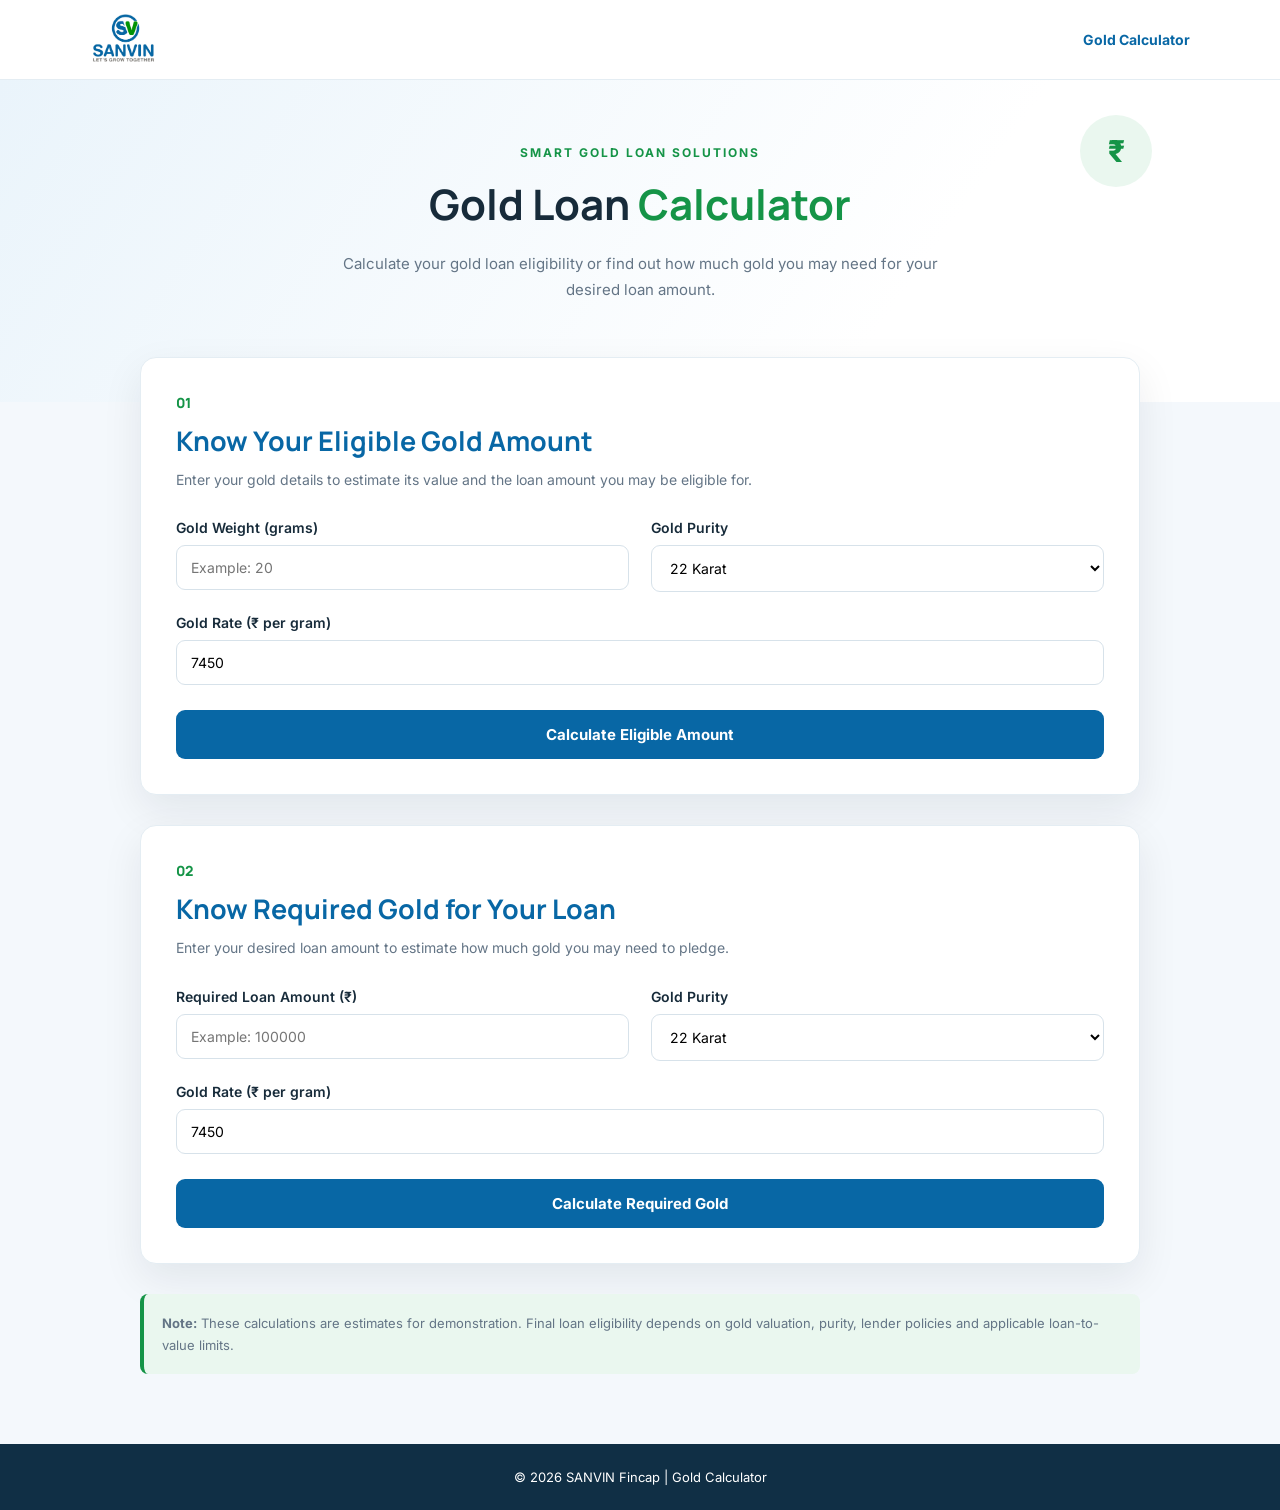
<file: gold-calculator.html>
<!DOCTYPE html>
<html lang="en">
<head>
    <meta charset="UTF-8">
    <meta name="viewport" content="width=device-width, initial-scale=1.0">
    <title>SANVIN Gold Calculator</title>

    <link rel="stylesheet" href="gold-calculator.css">
    <link rel="preconnect" href="https://fonts.googleapis.com">
    <link rel="preconnect" href="https://fonts.gstatic.com" crossorigin>

    <link href="https://fonts.googleapis.com/css2?family=Inter:wght@400;500;600;700&family=Manrope:wght@600;700;800&display=swap" rel="stylesheet">
</head>

<body>

    <nav class="navbar">
        <a href="index.html">
           <img class="brand-logo" src="sanvin-logo.jpeg" alt="SANVIN logo">
        </a>

        <a href="index.html">Gold Calculator</a>
    </nav>

    <section class="hero">

        <div class="gold-coin">₹</div>

        <p class="hero-tag">SMART GOLD LOAN SOLUTIONS</p>

        <h1>Gold Loan <span>Calculator</span></h1>

        <p class="hero-description">
            Calculate your gold loan eligibility or find out how much
            gold you may need for your desired loan amount.
        </p>

    </section>

    <main class="container">

        <!-- ELIGIBLE GOLD CALCULATOR -->

        <section class="calculator-card" id="eligible-calculator">

            <div class="section-number">01</div>

            <h2>Know Your Eligible Gold Amount</h2>

            <p class="section-description">
                Enter your gold details to estimate its value
                and the loan amount you may be eligible for.
            </p>

            <div class="form-grid">

                <div class="form-group">

                    <label for="eligibleWeight">
                        Gold Weight (grams)
                    </label>

                    <input
                        type="number"
                        id="eligibleWeight"
                        placeholder="Example: 20"
                        min="0.01"
                        step="0.01"
                    >

                </div>

                <div class="form-group">

                    <label for="eligiblePurity">
                        Gold Purity
                    </label>

                    <select id="eligiblePurity">

                        <option value="18">18 Karat</option>
                        <option value="20">20 Karat</option>
                        <option value="22" selected>22 Karat</option>
                        <option value="24">24 Karat</option>

                    </select>

                </div>

                <div class="form-group full-width">

                    <label for="eligibleRate">
                        Gold Rate (₹ per gram)
                    </label>

                    <input
                        type="number"
                        id="eligibleRate"
                        value="7450"
                        min="1"
                    >

                </div>

            </div>

            <button
                type="button"
                class="calculate-btn"
                onclick="calculateEligibleGold()"
            >
                Calculate Eligible Amount
            </button>

            <div class="result-box" id="eligibleResult">

                <h3>Your Estimated Result</h3>

                <div class="result-row">

                    <span>Estimated Gold Value</span>

                    <strong id="goldValueResult">₹0</strong>

                </div>

                <div class="result-row">

                    <span>Eligible Loan Amount</span>

                    <strong id="eligibleLoanResult">₹0</strong>

                </div>

            </div>

        </section>


        <!-- REQUIRED GOLD CALCULATOR -->

        <section class="calculator-card" id="required-calculator">

            <div class="section-number">02</div>

            <h2>Know Required Gold for Your Loan</h2>

            <p class="section-description">
                Enter your desired loan amount to estimate
                how much gold you may need to pledge.
            </p>

            <div class="form-grid">

                <div class="form-group">

                    <label for="requiredLoanAmount">
                        Required Loan Amount (₹)
                    </label>

                    <input
                        type="number"
                        id="requiredLoanAmount"
                        placeholder="Example: 100000"
                        min="1"
                    >

                </div>

                <div class="form-group">

                    <label for="requiredPurity">
                        Gold Purity
                    </label>

                    <select id="requiredPurity">

                        <option value="18">18 Karat</option>
                        <option value="20">20 Karat</option>
                        <option value="22" selected>22 Karat</option>
                        <option value="24">24 Karat</option>

                    </select>

                </div>

                <div class="form-group full-width">

                    <label for="requiredRate">
                        Gold Rate (₹ per gram)
                    </label>

                    <input
                        type="number"
                        id="requiredRate"
                        value="7450"
                        min="1"
                    >

                </div>

            </div>

            <button
                type="button"
                class="calculate-btn"
                onclick="calculateRequiredGold()"
            >
                Calculate Required Gold
            </button>

            <div class="result-box" id="requiredResult">

                <h3>Your Estimated Result</h3>

                <div class="result-row">

                    <span>Required Gold Weight</span>

                    <strong id="requiredGoldResult">
                        0 grams
                    </strong>

                </div>

            </div>

        </section>


        <div class="note-box">

            <strong>Note:</strong>

            These calculations are estimates for demonstration.
            Final loan eligibility depends on gold valuation, purity,
            lender policies and applicable loan-to-value limits.

        </div>

    </main>


    <footer>
        © 2026 SANVIN Fincap | Gold Calculator
    </footer>


  <script src="gold-calculator.js"></script>
</body>
</html>
</file>
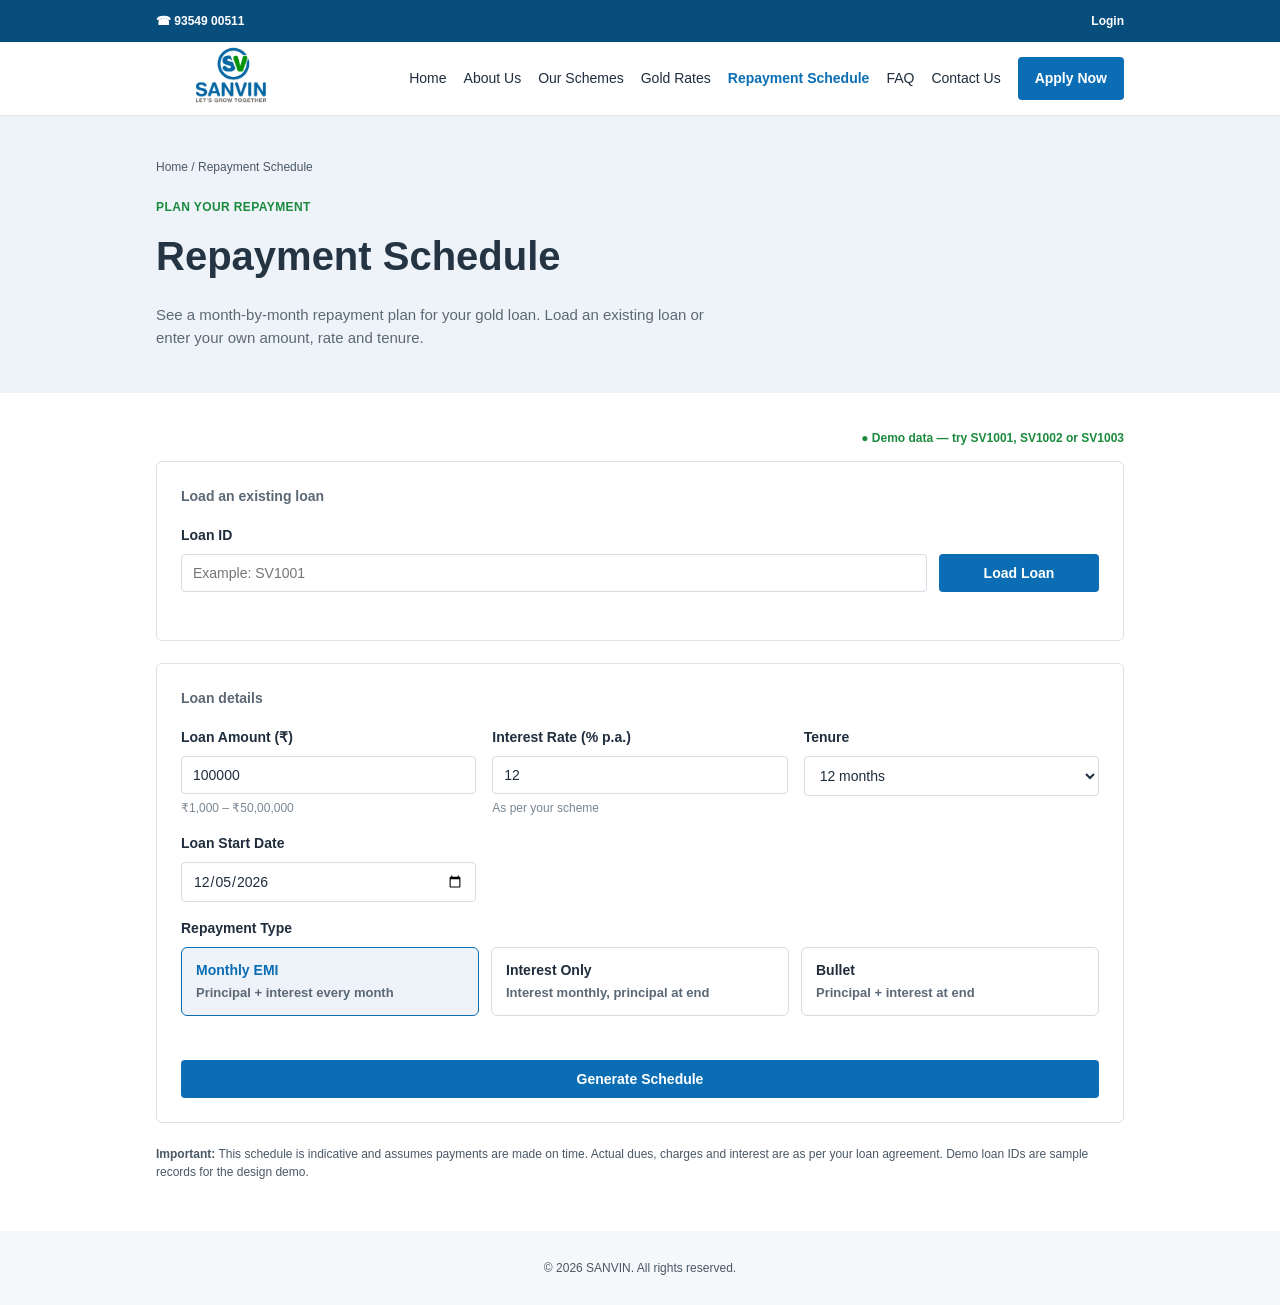
<file: repayment-schedule.html>
<!DOCTYPE html>
<html lang="en">
<head>
<meta charset="UTF-8">
<meta name="viewport" content="width=device-width, initial-scale=1.0">
<title>Repayment Schedule | SANVIN Fincap Gold Loan</title>
<style>
  *{box-sizing:border-box;margin:0;padding:0}
  body{font-family:Arial,Helvetica,sans-serif;color:#1f2d3d;background:#fff;line-height:1.5}
  a{color:inherit;text-decoration:none}
  .container{max-width:1000px;margin:0 auto;padding:0 16px}
  .topbar{background:#084e7d;color:#fff;font-size:12px;font-weight:bold}
  .topbar .container{display:flex;justify-content:space-between;align-items:center;height:42px}
  header{border-bottom:1px solid #e3e8ee;background:#fff}
  header .container{display:flex;justify-content:space-between;align-items:center;height:73px}
  .logo{color:#0b6eb4;font-size:20px;font-weight:bold;letter-spacing:.5px}
  nav{display:flex;align-items:center;gap:17px;font-size:14px}
  nav a:hover,nav a.active{color:#0b6eb4}
  nav a.active{font-weight:bold}
  .btn{display:inline-block;background:#0b6eb4;color:#fff;border:none;border-radius:4px;font-weight:bold;font-size:14px;padding:11px 17px;cursor:pointer;font-family:inherit;text-align:center}
  .btn:hover{background:#095a94}
  .btn-outline{background:#fff;color:#0b6eb4;border:1px solid #0b6eb4}
  .btn-outline:hover{background:#eef3f9}
  .menu-toggle{display:none;background:none;border:1px solid #d5dce4;border-radius:4px;padding:6px 10px;font-size:18px;cursor:pointer}
  .hero{background:#eef3f9;padding:42px 0 44px}
  .crumb{font-size:12px;color:#4a5866;margin-bottom:22px}
  .crumb a:hover{color:#0b6eb4}
  .eyebrow{color:#1a8a3c;font-size:12px;font-weight:bold;letter-spacing:.4px;text-transform:uppercase}
  .hero h1{font-size:40px;margin:10px 0 18px;color:#243443}
  .hero p{color:#5b6875;font-size:15px;max-width:560px}
  main{padding:36px 0 40px}
  .note-top{text-align:right;color:#1a8a3c;font-size:12px;font-weight:bold;margin-bottom:14px}
  .card{border:1px solid #d9e0e7;border-radius:6px;padding:24px;background:#fff;margin-bottom:22px}
  .card-title{color:#5b6875;font-size:14px;font-weight:bold;margin-bottom:18px}
  .lookup{display:flex;gap:12px}
  .lookup input{flex:1}
  .grid{display:grid;grid-template-columns:repeat(3,1fr);gap:16px}
  label{display:block;font-size:14px;font-weight:bold;margin-bottom:8px}
  input,select{width:100%;border:1px solid #d5dce4;border-radius:4px;padding:10px 11px;font-size:14px;font-family:inherit;color:#1f2d3d;background:#fff}
  input:focus,select:focus{outline:none;border-color:#0b6eb4;box-shadow:0 0 0 3px rgba(11,110,180,.12)}
  .field.invalid input{border-color:#b3261e}
  .msg{font-size:12px;margin-top:8px;min-height:16px}
  .msg.err{color:#b3261e}
  .msg.ok{color:#1a8a3c}
  .hint{font-size:12px;color:#7a8794;margin-top:5px}
  .types{display:grid;grid-template-columns:repeat(3,1fr);gap:12px;margin:4px 0 20px}
  .type{border:1px solid #d5dce4;border-radius:6px;padding:12px 14px;cursor:pointer;font-size:13px;color:#5b6875}
  .type input{display:none}
  .type strong{display:block;color:#1f2d3d;font-size:14px;margin-bottom:2px}
  .type.active{border-color:#0b6eb4;background:#eef3f9}
  .type.active strong{color:#0b6eb4}
  .full{width:100%}
  .summary{display:grid;grid-template-columns:repeat(4,1fr);gap:14px;margin-bottom:20px}
  .tile{background:#f7f9fc;border:1px solid #e3e8ee;border-radius:6px;padding:14px 16px}
  .tile span{display:block;font-size:12px;color:#5b6875;margin-bottom:4px}
  .tile b{font-size:19px;color:#1f2d3d}
  .tile.primary{background:#0b6eb4;border-color:#0b6eb4}
  .tile.primary span,.tile.primary b{color:#fff}
  .bar{display:flex;height:10px;border-radius:5px;overflow:hidden;background:#e3e8ee;margin:6px 0 8px}
  .bar .p{background:#0b6eb4}
  .bar .i{background:#e0a526}
  .legend{font-size:12px;color:#5b6875;display:flex;gap:16px;margin-bottom:18px}
  .dot{display:inline-block;width:9px;height:9px;border-radius:50%;margin-right:5px;vertical-align:middle}
  .table-head{display:flex;justify-content:space-between;align-items:center;gap:10px;margin-bottom:12px;flex-wrap:wrap}
  .table-head .actions{display:flex;gap:8px}
  .table-head .btn{padding:8px 14px;font-size:13px}
  .table-wrap{overflow-x:auto;border:1px solid #e3e8ee;border-radius:6px}
  table{width:100%;border-collapse:collapse;font-size:13px;min-width:640px}
  th{background:#eef3f9;color:#243443;text-align:right;padding:11px 12px;font-size:12px;text-transform:uppercase;letter-spacing:.3px}
  td{padding:10px 12px;text-align:right;border-top:1px solid #eef1f4}
  th:first-child,td:first-child,th:nth-child(2),td:nth-child(2){text-align:left}
  tbody tr:hover{background:#f7f9fc}
  tr.last td{font-weight:bold;color:#0b6eb4}
  tfoot td{font-weight:bold;background:#f5f7fa;border-top:2px solid #d9e0e7}
  tfoot td:nth-child(2){text-align:right}
  .important{font-size:12px;color:#4a5866;margin-top:4px}
  footer{background:#f5f7fa;text-align:center;font-size:12px;color:#4a5866;padding:28px 0;margin-top:10px}
  @media(max-width:860px){
    .grid,.types{grid-template-columns:1fr}
    .summary{grid-template-columns:1fr 1fr}
    .menu-toggle{display:block}
    nav{display:none;position:absolute;top:115px;left:0;right:0;background:#fff;flex-direction:column;align-items:flex-start;padding:16px;border-bottom:1px solid #e3e8ee;z-index:10}
    nav.open{display:flex}
    .hero h1{font-size:30px}
    .lookup{flex-direction:column}
  }
  @media print{
    .topbar,header,.hero,.no-print,footer,.note-top{display:none!important}
    .card{border:none;padding:0}
    main{padding:0}
  }
</style>
</head>
<body>

<div class="topbar"><div class="container"><span>&#9742; 93549 00511</span><a href="index.html">Login</a></div></div>

<header>
  <div class="container">
  <a href="index.html" class="logo">
    <img src="sanvin-logo.jpeg"
         alt="SANVIN Logo"
         style="width:150px;height:60px;object-fit:contain;">
</a>
    <button class="menu-toggle" onclick="document.getElementById('nav').classList.toggle('open')">&#9776;</button>
    <nav id="nav">
      <a href="index.html">Home</a>
      <a href="contact.html">About Us</a>
      <a href="faq.html">Our Schemes</a>
      <a href="gold-calculator.html">Gold Rates</a>
      <a href="repayment-schedule.html" class="active">Repayment Schedule</a>
      <a href="faq.html">FAQ</a>
      <a href="contact.html">Contact Us</a>
      <a href="apply-loan.html" class="btn">Apply Now</a>
    </nav>
  </div>
</header>

<section class="hero">
  <div class="container">
    <div class="crumb"><a href="index.html">Home</a> / Repayment Schedule</div>
    <div class="eyebrow">Plan your repayment</div>
    <h1>Repayment Schedule</h1>
    <p>See a month-by-month repayment plan for your gold loan. Load an existing loan or enter your own amount, rate and tenure.</p>
  </div>
</section>

<main>
  <div class="container">
    <div class="note-top">&#9679; Demo data — try SV1001, SV1002 or SV1003</div>

    <!-- Lookup -->
    <div class="card no-print">
      <div class="card-title">Load an existing loan</div>
      <label for="loanId">Loan ID</label>
      <div class="lookup">
        <input id="loanId" placeholder="Example: SV1001">
        <button class="btn" id="loadBtn" style="min-width:160px">Load Loan</button>
      </div>
      <div class="msg" id="lookupMsg"></div>
    </div>

    <!-- Calculator -->
    <div class="card no-print">
      <div class="card-title">Loan details</div>
      <div class="grid">
        <div class="field">
          <label for="amount">Loan Amount (&#8377;)</label>
          <input id="amount" type="number" min="1000" step="500" value="100000">
          <div class="hint">&#8377;1,000 – &#8377;50,00,000</div>
        </div>
        <div class="field">
          <label for="rate">Interest Rate (% p.a.)</label>
          <input id="rate" type="number" min="1" max="36" step="0.01" value="12">
          <div class="hint">As per your scheme</div>
        </div>
        <div class="field">
          <label for="tenure">Tenure</label>
          <select id="tenure">
            <option value="3">3 months</option>
            <option value="6">6 months</option>
            <option value="9">9 months</option>
            <option value="12" selected>12 months</option>
            <option value="18">18 months</option>
            <option value="24">24 months</option>
          </select>
        </div>
      </div>
      <div class="grid" style="margin-top:16px">
        <div class="field">
          <label for="start">Loan Start Date</label>
          <input id="start" type="date">
        </div>
      </div>

      <label style="margin-top:16px">Repayment Type</label>
      <div class="types" id="types">
        <label class="type active"><input type="radio" name="type" value="emi" checked><strong>Monthly EMI</strong>Principal + interest every month</label>
        <label class="type"><input type="radio" name="type" value="interest"><strong>Interest Only</strong>Interest monthly, principal at end</label>
        <label class="type"><input type="radio" name="type" value="bullet"><strong>Bullet</strong>Principal + interest at end</label>
      </div>
      <div class="msg err" id="calcMsg"></div>
      <button class="btn full" id="calcBtn">Generate Schedule</button>
    </div>

    <!-- Result -->
    <div class="card" id="result" style="display:none">
      <div class="card-title" id="resultTitle">Your repayment summary</div>
      <div class="summary">
        <div class="tile primary"><span id="payLabel">Monthly EMI</span><b id="sPay">–</b></div>
        <div class="tile"><span>Loan Amount</span><b id="sAmt">–</b></div>
        <div class="tile"><span>Total Interest</span><b id="sInt">–</b></div>
        <div class="tile"><span>Total Payable</span><b id="sTot">–</b></div>
      </div>
      <div class="bar"><div class="p" id="barP"></div><div class="i" id="barI"></div></div>
      <div class="legend">
        <span><i class="dot" style="background:#0b6eb4"></i>Principal <b id="pctP"></b></span>
        <span><i class="dot" style="background:#e0a526"></i>Interest <b id="pctI"></b></span>
      </div>

      <div class="table-head">
        <div class="card-title" style="margin:0">Month-wise schedule</div>
        <div class="actions no-print">
          <button class="btn btn-outline" onclick="window.print()">Print</button>
          <button class="btn btn-outline" id="csvBtn">Download CSV</button>
        </div>
      </div>
      <div class="table-wrap">
        <table>
          <thead><tr><th>#</th><th>Due Date</th><th>Opening Balance</th><th>Principal</th><th>Interest</th><th>Payment</th><th>Closing Balance</th></tr></thead>
          <tbody id="tbody"></tbody>
          <tfoot id="tfoot"></tfoot>
        </table>
      </div>
    </div>

    <p class="important"><strong>Important:</strong> This schedule is indicative and assumes payments are made on time. Actual dues, charges and interest are as per your loan agreement. Demo loan IDs are sample records for the design demo.</p>
  </div>
</main>

<footer>&copy; <span id="yr"></span> SANVIN. All rights reserved.</footer>

<script>
  document.getElementById('yr').textContent = new Date().getFullYear();
  var $ = function(id){ return document.getElementById(id); };
  var today = new Date();
  $('start').value = today.toISOString().slice(0,10);

  // ----- Demo loans (replace with an API call to your backend) -----
  var demoLoans = {
    SV1001:{name:'Ravi Kumar',  amount:150000, rate:11.5, tenure:12, type:'emi',      start:'2026-09-05'},
    SV1002:{name:'Priya Sharma',amount:75000,  rate:13,   tenure:6,  type:'interest', start:'2026-10-12'},
    SV1003:{name:'Amit Verma',  amount:250000, rate:10.9, tenure:9,  type:'bullet',   start:'2026-08-20'}
  };

  var inr = function(n){ return '₹' + Math.round(n).toLocaleString('en-IN'); };
  var lastRows = [], loanLabel = '';

  // repayment type cards
  $('types').addEventListener('change', function(){
    document.querySelectorAll('.type').forEach(function(t){ t.classList.toggle('active', t.querySelector('input').checked); });
  });
  function setType(v){
    document.querySelectorAll('input[name=type]').forEach(function(r){ r.checked = r.value === v; });
    $('types').dispatchEvent(new Event('change'));
  }

  // ----- Lookup -----
  function loadLoan(){
    var id = $('loanId').value.trim().toUpperCase();
    var m = $('lookupMsg');
    if(!id){ m.className='msg err'; m.textContent='Please enter a loan ID.'; return; }
    var L = demoLoans[id];
    if(!L){ m.className='msg err'; m.textContent='No loan found. Please check the ID.'; return; }
    $('amount').value = L.amount; $('rate').value = L.rate; $('tenure').value = L.tenure; $('start').value = L.start;
    setType(L.type);
    m.className='msg ok'; m.textContent='✓ Loan ' + id + ' loaded for ' + L.name + '.';
    loanLabel = id + ' – ' + L.name;
    generate();
  }
  $('loadBtn').onclick = loadLoan;
  $('loanId').addEventListener('keydown', function(e){ if(e.key==='Enter') loadLoan(); });

  // ----- Schedule -----
  function addMonths(d, n){
    var x = new Date(d.getFullYear(), d.getMonth() + n, 1);
    var last = new Date(x.getFullYear(), x.getMonth() + 1, 0).getDate();
    x.setDate(Math.min(d.getDate(), last));
    return x;
  }
  function fmtDate(d){ return d.toLocaleDateString('en-IN',{day:'2-digit',month:'short',year:'numeric'}); }

  function buildSchedule(P, annualRate, n, type, start){
    var r = annualRate / 12 / 100, rows = [], bal = P;
    var emi = type === 'emi' ? (P * r * Math.pow(1+r,n)) / (Math.pow(1+r,n) - 1) : 0;
    for(var m = 1; m <= n; m++){
      var open = bal, interest, principal;
      if(type === 'emi'){
        interest = open * r;
        principal = (m === n) ? open : emi - interest;   // last row absorbs rounding
      } else if(type === 'interest'){
        interest = P * r;
        principal = (m === n) ? P : 0;
      } else { // bullet: simple interest accrues, all paid at the end
        interest = (m === n) ? P * r * n : 0;
        principal = (m === n) ? P : 0;
      }
      bal = Math.max(open - principal, 0);
      rows.push({m:m, date:addMonths(start, m), open:open, principal:principal, interest:interest, pay:principal+interest, close:bal});
    }
    return {rows:rows, emi:emi};
  }

  function generate(){
    var P = parseFloat($('amount').value), R = parseFloat($('rate').value), n = parseInt($('tenure').value,10);
    var type = document.querySelector('input[name=type]:checked').value;
    var start = $('start').value ? new Date($('start').value + 'T00:00:00') : today;
    var msg = $('calcMsg'); msg.textContent = '';
    $('amount').parentElement.classList.toggle('invalid', !(P >= 1000 && P <= 5000000));
    $('rate').parentElement.classList.toggle('invalid', !(R > 0 && R <= 36));
    if(!(P >= 1000 && P <= 5000000)){ msg.textContent = 'Please enter a loan amount between ₹1,000 and ₹50,00,000.'; return; }
    if(!(R > 0 && R <= 36)){ msg.textContent = 'Please enter a valid interest rate.'; return; }

    var s = buildSchedule(P, R, n, type, start);
    lastRows = s.rows;
    var totInt = s.rows.reduce(function(a,r){return a + r.interest;}, 0);
    var tot = P + totInt;

    var label = {emi:'Monthly EMI', interest:'Monthly Interest', bullet:'Payable at Maturity'}[type];
    var payVal = type === 'emi' ? s.emi : type === 'interest' ? P * R / 1200 : tot;
    $('payLabel').textContent = label;
    $('sPay').textContent = inr(payVal);
    $('sAmt').textContent = inr(P);
    $('sInt').textContent = inr(totInt);
    $('sTot').textContent = inr(tot);
    var pp = P / tot * 100;
    $('barP').style.width = pp + '%'; $('barI').style.width = (100-pp) + '%';
    $('pctP').textContent = pp.toFixed(1) + '%'; $('pctI').textContent = (100-pp).toFixed(1) + '%';
    $('resultTitle').textContent = loanLabel ? 'Repayment summary – ' + loanLabel : 'Your repayment summary';

    $('tbody').innerHTML = s.rows.map(function(r){
      return '<tr' + (r.m === n ? ' class="last"' : '') + '><td>' + r.m + '</td><td>' + fmtDate(r.date) + '</td><td>' + inr(r.open) +
             '</td><td>' + inr(r.principal) + '</td><td>' + inr(r.interest) + '</td><td>' + inr(r.pay) + '</td><td>' + inr(r.close) + '</td></tr>';
    }).join('');
    $('tfoot').innerHTML = '<tr><td colspan="3">Total</td><td>' + inr(P) + '</td><td>' + inr(totInt) + '</td><td>' + inr(tot) + '</td><td></td></tr>';

    $('result').style.display = 'block';
    $('result').scrollIntoView({behavior:'smooth', block:'start'});
  }

  $('calcBtn').onclick = function(){ loanLabel = ''; $('lookupMsg').textContent = ''; generate(); };

  // ----- CSV export -----
  $('csvBtn').onclick = function(){
    var csv = ['Month,Due Date,Opening Balance,Principal,Interest,Payment,Closing Balance'];
    lastRows.forEach(function(r){
      csv.push([r.m, '"' + fmtDate(r.date) + '"', r.open.toFixed(2), r.principal.toFixed(2), r.interest.toFixed(2), r.pay.toFixed(2), r.close.toFixed(2)].join(','));
    });
    var blob = new Blob([csv.join('\n')], {type:'text/csv'});
    var a = document.createElement('a');
    a.href = URL.createObjectURL(blob);
    a.download = 'sanvin-repayment-schedule.csv';
    a.click();
    URL.revokeObjectURL(a.href);
  };
</script>
</body>
</html>
</file>
<file: application-tracker.css>
/* ---------- Theme Colors ---------- */
:root {
  --navy: #064f7f;
  --blue: #0b6fb3;
  --green: #148a3c;
  --text: #263645;
  --grey: #5b6773;
  --border: #dde3e8;
}

/* ---------- Basic Reset ---------- */
* {
  box-sizing: border-box;
  margin: 0;
  padding: 0;
}

body {
  font-family: Arial, sans-serif;
  color: var(--text);
  line-height: 1.5;
}

a {
  color: inherit;
  text-decoration: none;
}

/* ---------- Container ---------- */
.container {
  width: 90%;
  max-width: 1200px;
  margin: 0 auto;
}

/* ---------- Top Bar ---------- */
.topbar {
  background: var(--navy);
  color: white;
  font-size: 14px;
  padding: 14px 0;
}

.topbar .container {
  display: flex;
  justify-content: space-between;
  align-items: center;
}

/* ---------- Header ---------- */
.header {
  background: white;
  border-bottom: 1px solid var(--border);
  padding: 12px 0;
}

.header .container {
  display: flex;
  justify-content: space-between;
  align-items: center;
  flex-wrap: wrap;
  gap: 15px;
}

/* ---------- SANVIN Logo ---------- */
.logo {
  display: flex;
  align-items: center;
}

.logo-img {
  width: 160px;
  height: 85px;
  object-fit: contain;
  display: block;
}

/* ---------- Navigation Menu ---------- */
nav {
  display: flex;
  align-items: center;
  flex-wrap: wrap;
  gap: 20px;
}

nav a {
  font-size: 15px;
  transition: 0.3s;
}

nav a:hover {
  color: var(--blue);
}

/* ---------- Apply Now Button ---------- */
.btn {
  background: var(--blue);
  color: white;
  padding: 12px 20px;
  border-radius: 6px;
  font-weight: bold;
}

nav a.btn:hover {
  color: white;
  background: #095d96;
}

/* ---------- Hero Section ---------- */
.hero {
  background: #eef4f9;
  padding: 50px 0;
}

.breadcrumb {
  font-size: 14px;
  color: var(--grey);
}

.label {
  margin-top: 20px;
  color: var(--green);
  font-weight: bold;
  font-size: 14px;
}

.hero h1 {
  font-size: 48px;
  margin: 5px 0 15px;
}

.intro {
  max-width: 700px;
  font-size: 18px;
  color: var(--grey);
}

/* ---------- Tracker Layout ---------- */
.demo-tag {
  margin-top: 40px;
  color: var(--green);
  font-weight: bold;
  font-size: 14px;
  text-align: right;
}

.tracker {
  display: flex;
  align-items: flex-start;
  gap: 24px;
  margin-top: 15px;
}

.box {
  flex: 1;
  border: 1px solid var(--border);
  border-radius: 10px;
  padding: 28px;
  background: white;
}

/* Hidden Result Box */
.box[hidden] {
  display: none;
}

.box h2 {
  font-size: 16px;
  color: var(--grey);
  margin-bottom: 20px;
}

/* ---------- Input Fields ---------- */
label {
  display: block;
  font-weight: bold;
}

input {
  width: 100%;
  padding: 12px;
  margin-top: 6px;
  font-size: 16px;
  border: 1px solid var(--border);
  border-radius: 6px;
}

input:focus {
  outline: 2px solid var(--blue);
}

/* ---------- Track Button ---------- */
button {
  width: 100%;
  margin-top: 20px;
  padding: 14px;
  font-size: 16px;
  font-weight: bold;
  color: white;
  background: var(--blue);
  border: none;
  border-radius: 6px;
  cursor: pointer;
  transition: 0.3s;
}

button:hover {
  background: #095d96;
}

#error {
  color: #c62828;
  margin-top: 12px;
  font-size: 14px;
}

/* ---------- Result Box ---------- */
.row {
  display: flex;
  justify-content: space-between;
  align-items: center;
  gap: 10px;
  padding: 12px 0;
  border-top: 1px solid var(--border);
}

.small {
  color: var(--grey);
  margin-top: 20px;
}

.status {
  display: inline-block;
  margin-top: 6px;
  padding: 6px 14px;
  border-radius: 20px;
  font-weight: bold;
  background: #e6f4ea;
  color: var(--green);
}

/* ---------- Progress Steps ---------- */
.steps {
  list-style: none;
  margin-top: 25px;
}

.steps li {
  position: relative;
  padding: 0 0 22px 36px;
  color: var(--grey);
}

/* Circle Before Each Step */
.steps li::before {
  content: "";
  position: absolute;
  left: 0;
  top: 2px;
  width: 20px;
  height: 20px;
  border-radius: 50%;
  border: 2px solid var(--border);
  background: white;
}

/* Vertical Line */
.steps li::after {
  content: "";
  position: absolute;
  left: 9px;
  top: 24px;
  height: calc(100% - 22px);
  width: 2px;
  background: var(--border);
}

.steps li:last-child::after {
  display: none;
}

/* Completed Step */
.steps li.done {
  color: var(--text);
}

.steps li.done::before {
  background: var(--green);
  border-color: var(--green);
}

.steps li.done::after {
  background: var(--green);
}

/* Current Step */
.steps li.current {
  color: var(--blue);
  font-weight: bold;
}

.steps li.current::before {
  border-color: var(--blue);
  background: #d6e9f6;
}

/* ---------- Note ---------- */
.note {
  margin: 25px 0 50px;
  font-size: 14px;
  color: var(--grey);
}

/* ---------- Footer ---------- */
footer {
  background: #f6f7f9;
  padding: 30px;
  text-align: center;
  font-size: 14px;
  color: var(--grey);
}

/* ---------- Tablet View ---------- */
@media (max-width: 950px) {

  .header .container {
    justify-content: center;
  }

  nav {
    justify-content: center;
    gap: 15px;
  }

}

/* ---------- Mobile View ---------- */
@media (max-width: 700px) {

  .tracker {
    flex-direction: column;
  }

  .box {
    width: 100%;
    padding: 20px;
  }

  .header .container {
    flex-direction: column;
    align-items: center;
  }

  /* Mobile SANVIN Logo */
  .logo-img {
    width: 140px;
    height: 75px;
  }

  nav {
    justify-content: center;
    gap: 12px;
  }

  nav a {
    font-size: 13px;
  }

  .hero {
    padding: 35px 0;
  }

  .hero h1 {
    font-size: 34px;
  }

  .intro {
    font-size: 16px;
  }

  .demo-tag {
    text-align: left;
  }

  .row {
    font-size: 14px;
  }

  .topbar {
    font-size: 12px;
  }

}
</file>
<file: apply-loan.css>
* {
    margin: 0;
    padding: 0;
    box-sizing: border-box;
}

html {
    scroll-behavior: smooth;
}

body {
    font-family: "Inter", sans-serif;
    background: #F4F8FC;
    color: #172B3A;
}

.navbar {
    min-height: 78px;
    padding: 12px 7%;
    background: #FFFFFF;
    border-bottom: 1px solid #E4EDF3;
    display: flex;
    justify-content: space-between;
    align-items: center;
}

.brand-logo {
    height: 52px;
    width: auto;
    max-width: 180px;
    object-fit: contain;
}

.nav-link {
    color: #0867A5;
    text-decoration: none;
    font-size: 14px;
    font-weight: 700;
}

.nav-link:hover {
    color: #159447;
}

.hero {
    background: linear-gradient(125deg, #EAF4FB, #FFFFFF 70%);
    color: #172B3A;
    text-align: center;
    padding: 65px 20px 100px;
    position: relative;
    overflow: hidden;
}

.hero-tag {
    color: #159447;
    font-size: 12px;
    font-weight: 700;
    letter-spacing: 2px;
    margin-bottom: 15px;
}

.hero h1 {
    font-family: "Manrope", sans-serif;
    font-size: 42px;
    margin-bottom: 15px;
    animation: fadeUp 0.8s ease;
}

.hero h1 span {
    color: #159447;
}

.hero p {
    color: #647586;
    max-width: 650px;
    margin: auto;
    line-height: 1.7;
    font-size: 15px;
}

.gold-coin {
    width: 72px;
    height: 72px;
    background: #EAF7EF;
    border-radius: 50%;
    position: absolute;
    right: 10%;
    top: 35px;
    display: flex;
    align-items: center;
    justify-content: center;
    color: #159447;
    font-size: 30px;
    font-weight: bold;
    animation: floating 3s ease-in-out infinite;
}

.container {
    width: 90%;
    max-width: 1000px;
    margin: -45px auto 70px;
    position: relative;
    z-index: 2;
}

.form-card {
    background: #FFFFFF;
    border: 1px solid #E4EDF3;
    border-radius: 16px;
    padding: 35px;
    box-shadow: 0 15px 40px rgba(6, 21, 34, 0.08);
    animation: fadeUp 0.8s ease;
}

.section-number {
    color: #159447;
    font-family: "Manrope", sans-serif;
    font-size: 14px;
    font-weight: 800;
    margin-bottom: 10px;
}

.form-title {
    font-family: "Manrope", sans-serif;
    font-size: 28px;
    color: #0867A5;
    margin-bottom: 8px;
}

.form-description {
    color: #647586;
    margin-bottom: 30px;
    line-height: 1.6;
    font-size: 14px;
}

.form-grid {
    display: grid;
    grid-template-columns: repeat(2, 1fr);
    gap: 22px;
}

.form-group {
    display: flex;
    flex-direction: column;
}

.form-group label {
    font-size: 14px;
    font-weight: 600;
    margin-bottom: 8px;
}

.form-group input,
.form-group select {
    width: 100%;
    padding: 13px 14px;
    border: 1px solid #D7E2EA;
    border-radius: 9px;
    font-size: 14px;
    font-family: "Inter", sans-serif;
    outline: none;
    background: #FFFFFF;
    transition: 0.3s;
}

.form-group input:focus,
.form-group select:focus {
    border-color: #159447;
    box-shadow: 0 0 0 3px rgba(21, 148, 71, 0.12);
}

.full-width {
    grid-column: 1 / -1;
}

.terms {
    display: flex;
    align-items: flex-start;
    gap: 10px;
    margin-top: 25px;
    color: #647586;
    font-size: 13px;
    line-height: 1.5;
}

.terms input {
    margin-top: 3px;
    accent-color: #159447;
}

.submit-btn {
    width: 100%;
    margin-top: 25px;
    padding: 15px;
    border: none;
    border-radius: 9px;
    background: #0867A5;
    color: #FFFFFF;
    font-size: 16px;
    font-weight: 700;
    cursor: pointer;
    transition: 0.3s;
}

.submit-btn:hover {
    background: #064D7C;
    transform: translateY(-2px);
    box-shadow: 0 8px 20px rgba(8, 103, 165, 0.2);
}

.success-box {
    display: none;
    margin-top: 25px;
    padding: 25px;
    background: #EAF7EF;
    border: 1px solid #B7E2CA;
    border-radius: 12px;
    text-align: center;
    color: #159447;
}

.success-box.show {
    display: block;
    animation: fadeUp 0.5s ease;
}

.success-icon {
    width: 45px;
    height: 45px;
    margin: 0 auto 15px;
    background: #159447;
    color: white;
    border-radius: 50%;
    display: flex;
    align-items: center;
    justify-content: center;
    font-size: 25px;
}

.success-box h3 {
    font-family: "Manrope", sans-serif;
    margin-bottom: 10px;
    color: #0867A5;
}

.success-box p {
    font-size: 14px;
    line-height: 1.6;
}

.application-id {
    margin-top: 15px;
    font-weight: 700;
}

footer {
    background: #102F45;
    color: #FFFFFF;
    text-align: center;
    padding: 25px;
    font-size: 13px;
}

@keyframes fadeUp {
    from {
        opacity: 0;
        transform: translateY(20px);
    }

    to {
        opacity: 1;
        transform: translateY(0);
    }
}

@keyframes floating {
    0%, 100% {
        transform: translateY(0);
    }

    50% {
        transform: translateY(-12px);
    }
}

@media (max-width: 700px) {

    .hero h1 {
        font-size: 30px;
    }

    .gold-coin {
        display: none;
    }

    .form-grid {
        grid-template-columns: 1fr;
    }

    .full-width {
        grid-column: auto;
    }

    .form-card {
        padding: 25px 20px;
    }

    .form-title {
        font-size: 23px;
    }
}
</file>
<file: emi-calculator.css>
/* ---------- Colors used in the theme (change here once) ---------- */
:root {
  --navy: #064f7f;
  --blue: #0b6fb3;
  --green: #148a3c;
  --text: #263645;
  --grey: #5b6773;
  --border: #dde3e8;
}

/* ---------- Basic reset ---------- */
* {
  box-sizing: border-box;
  margin: 0;
  padding: 0;
}

body {
  font-family: Arial, sans-serif;
  color: var(--text);
  line-height: 1.5;
}

a {
  color: inherit;
  text-decoration: none;
}

/* Keeps content in the centre of the page */
.container {
  width: 90%;
  max-width: 1200px;
  margin: 0 auto;
}

/* ---------- Top bar ---------- */
.topbar {
  background: var(--navy);
  color: white;
  font-size: 14px;
  padding: 14px 0;
}

.topbar .container {
  display: flex;
  justify-content: space-between;
}

/* ---------- Header ---------- */
.header {
  border-bottom: 1px solid var(--border);
  padding: 20px 0;
}

.header .container {
  display: flex;
  justify-content: space-between;
  align-items: center;
  flex-wrap: wrap;
  gap: 15px;
}

.logo {
  font-size: 24px;
  font-weight: bold;
  color: var(--blue);
}

nav {
  display: flex;
  align-items: center;
  flex-wrap: wrap;
  gap: 20px;
}

nav a:hover {
  color: var(--blue);
}

/* Blue button style (used for Apply Now) */
.btn {
  background: var(--blue);
  color: white;
  padding: 12px 20px;
  border-radius: 6px;
  font-weight: bold;
}

nav a.btn:hover {
  color: white;
  background: #095d96;
}

/* ---------- Hero ---------- */
.hero {
  background: #eef4f9;
  padding: 50px 0;
}

.breadcrumb {
  font-size: 14px;
  color: var(--grey);
}

.label {
  margin-top: 20px;
  color: var(--green);
  font-weight: bold;
  font-size: 14px;
}

.hero h1 {
  font-size: 48px;
  margin: 5px 0 15px;
}

.intro {
  max-width: 700px;
  font-size: 18px;
  color: var(--grey);
}

/* ---------- Calculator ---------- */
.calculator {
  display: flex;
  gap: 24px;
  margin-top: 50px;
}

.box {
  flex: 1;
  border: 1px solid var(--border);
  border-radius: 10px;
  padding: 28px;
}

.box h2 {
  font-size: 16px;
  color: var(--grey);
  margin-bottom: 20px;
}

label {
  display: block;
  font-weight: bold;
  margin-top: 15px;
}

input {
  width: 100%;
  padding: 12px;
  margin-top: 6px;
  font-size: 16px;
  border: 1px solid var(--border);
  border-radius: 6px;
}

input:focus {
  outline: 2px solid var(--blue);
}

button {
  width: 100%;
  margin-top: 20px;
  padding: 14px;
  font-size: 16px;
  font-weight: bold;
  color: white;
  background: var(--blue);
  border: none;
  border-radius: 6px;
  cursor: pointer;
}

button:hover {
  background: #095d96;
}

#error {
  color: #c62828;
  margin-top: 12px;
  font-size: 14px;
}

/* ---------- Result box ---------- */
.small {
  color: var(--grey);
}

.big {
  font-size: 44px;
  font-weight: bold;
  margin-bottom: 20px;
}

.row {
  display: flex;
  justify-content: space-between;
  padding: 12px 0;
  border-top: 1px solid var(--border);
}

/* ---------- Note and footer ---------- */
.note {
  margin: 25px 0 50px;
  font-size: 14px;
  color: var(--grey);
}

footer {
  background: #f6f7f9;
  padding: 30px;
  text-align: center;
  font-size: 14px;
  color: var(--grey);
}

/* ---------- Mobile view ---------- */
@media (max-width: 700px) {
  .calculator {
    flex-direction: column;
  }

  .hero h1 {
    font-size: 34px;
  }
  .logo {
  display: flex;
  align-items: center;
  gap: 10px;              /* space between logo and text */
  text-decoration: none;
  font-size: 28px;
  font-weight: 700;
  color: #0b72b9;         /* match your current SANVIN blue */
}

.logo img {
  height: 40px;           /* change this to make the logo bigger or smaller */
  width: auto;
}
}
</file>
<file: gold-calculator.css>
* {
    margin: 0;
    padding: 0;
    box-sizing: border-box;
}

html {
    scroll-behavior: smooth;
}

body {
    font-family: "Inter", sans-serif;
    background: #F4F8FC;
    color: #172B3A;
}

.navbar {
    min-height: 78px;
    padding: 12px 7%;
    background: #FFFFFF;
    border-bottom: 1px solid #E4EDF3;
    display: flex;
    justify-content: space-between;
    align-items: center;
    gap: 16px;
}

.brand-logo {
    height: 52px;
    width: auto;
    max-width: 180px;
    object-fit: contain;
}

.navbar a {
    color: #0867A5;
    text-decoration: none;
    font-size: 14px;
    font-weight: 700;
}

.navbar a:hover {
    color: #159447;
}

.hero {
    background: linear-gradient(125deg, #EAF4FB, #FFFFFF 70%);
    color: #172B3A;
    text-align: center;
    padding: 65px 20px 100px;
    position: relative;
    overflow: hidden;
}

.hero-tag {
    color: #159447;
    font-size: 12px;
    font-weight: 700;
    letter-spacing: 2px;
    margin-bottom: 15px;
}

.hero h1 {
    font-family: "Manrope", sans-serif;
    font-size: 42px;
    margin-bottom: 18px;
    animation: fadeUp 0.8s ease;
}

.hero h1 span {
    color: #159447;
}

.hero-description {
    max-width: 650px;
    margin: auto;
    color: #647586;
    line-height: 1.7;
    font-size: 15px;
}

.gold-coin {
    width: 72px;
    height: 72px;
    border-radius: 50%;
    background: #EAF7EF;
    color: #159447;
    font-size: 30px;
    font-weight: 800;
    display: flex;
    justify-content: center;
    align-items: center;
    position: absolute;
    right: 10%;
    top: 35px;
    animation: floating 3s ease-in-out infinite;
}

.container {
    width: 90%;
    max-width: 1000px;
    margin: -45px auto 70px;
    position: relative;
    z-index: 2;
}

.calculator-card {
    background: #FFFFFF;
    border: 1px solid #E4EDF3;
    border-radius: 16px;
    padding: 35px;
    margin-bottom: 30px;
    box-shadow: 0 15px 40px rgba(6, 21, 34, 0.08);
    animation: fadeUp 0.7s ease;
}

.section-number {
    color: #159447;
    font-family: "Manrope", sans-serif;
    font-size: 14px;
    font-weight: 800;
    margin-bottom: 10px;
}

.calculator-card h2 {
    font-family: "Manrope", sans-serif;
    color: #0867A5;
    font-size: 27px;
    margin-bottom: 10px;
}

.section-description {
    color: #647586;
    line-height: 1.6;
    font-size: 14px;
    margin-bottom: 28px;
}

.form-grid {
    display: grid;
    grid-template-columns: repeat(2, 1fr);
    gap: 22px;
}

.form-group {
    display: flex;
    flex-direction: column;
}

.form-group label {
    font-size: 14px;
    font-weight: 600;
    margin-bottom: 9px;
}

.form-group input,
.form-group select {
    width: 100%;
    padding: 13px 14px;
    border: 1px solid #D7E2EA;
    border-radius: 9px;
    background: #FFFFFF;
    font-family: "Inter", sans-serif;
    font-size: 14px;
    outline: none;
    transition: 0.3s;
}

.form-group input:focus,
.form-group select:focus {
    border-color: #159447;
    box-shadow: 0 0 0 3px rgba(21, 148, 71, 0.12);
}

.full-width {
    grid-column: 1 / -1;
}

.calculate-btn {
    width: 100%;
    margin-top: 25px;
    padding: 15px;
    border: none;
    border-radius: 9px;
    background: #0867A5;
    color: #FFFFFF;
    font-family: "Inter", sans-serif;
    font-size: 15px;
    font-weight: 700;
    cursor: pointer;
    transition: 0.3s;
}

.calculate-btn:hover {
    background: #064D7C;
    transform: translateY(-2px);
    box-shadow: 0 8px 20px rgba(8, 103, 165, 0.2);
}

.result-box {
    display: none;
    margin-top: 25px;
    padding: 23px;
    background: #F4F8FC;
    border: 1px solid #E4EDF3;
    border-radius: 12px;
}

.result-box.show {
    display: block;
    animation: fadeUp 0.5s ease;
}

.result-box h3 {
    font-family: "Manrope", sans-serif;
    color: #0867A5;
    font-size: 18px;
    margin-bottom: 15px;
}

.result-row {
    display: flex;
    justify-content: space-between;
    align-items: center;
    gap: 15px;
    padding: 14px 0;
    border-bottom: 1px solid #E4EDF3;
    font-size: 14px;
}

.result-row:last-child {
    border-bottom: none;
}

.result-row span {
    color: #647586;
}

.result-row strong {
    color: #159447;
    font-size: 20px;
}

.note-box {
    padding: 18px;
    background: #EAF7EF;
    border-left: 4px solid #159447;
    border-radius: 8px;
    color: #647586;
    font-size: 13px;
    line-height: 1.7;
}

footer {
    background: #102F45;
    color: #FFFFFF;
    text-align: center;
    padding: 25px;
    font-size: 13px;
}

@keyframes fadeUp {
    from {
        opacity: 0;
        transform: translateY(20px);
    }

    to {
        opacity: 1;
        transform: translateY(0);
    }
}

@keyframes floating {
    0%, 100% {
        transform: translateY(0);
    }

    50% {
        transform: translateY(-12px);
    }
}

@media (max-width: 700px) {
    .hero h1 {
        font-size: 30px;
    }

    .gold-coin {
        display: none;
    }

    .form-grid {
        grid-template-columns: 1fr;
    }

    .full-width {
        grid-column: auto;
    }

    .calculator-card {
        padding: 25px 20px;
    }

    .calculator-card h2 {
        font-size: 22px;
    }

    .result-row {
        flex-direction: column;
        align-items: flex-start;
    }
}
</file>
